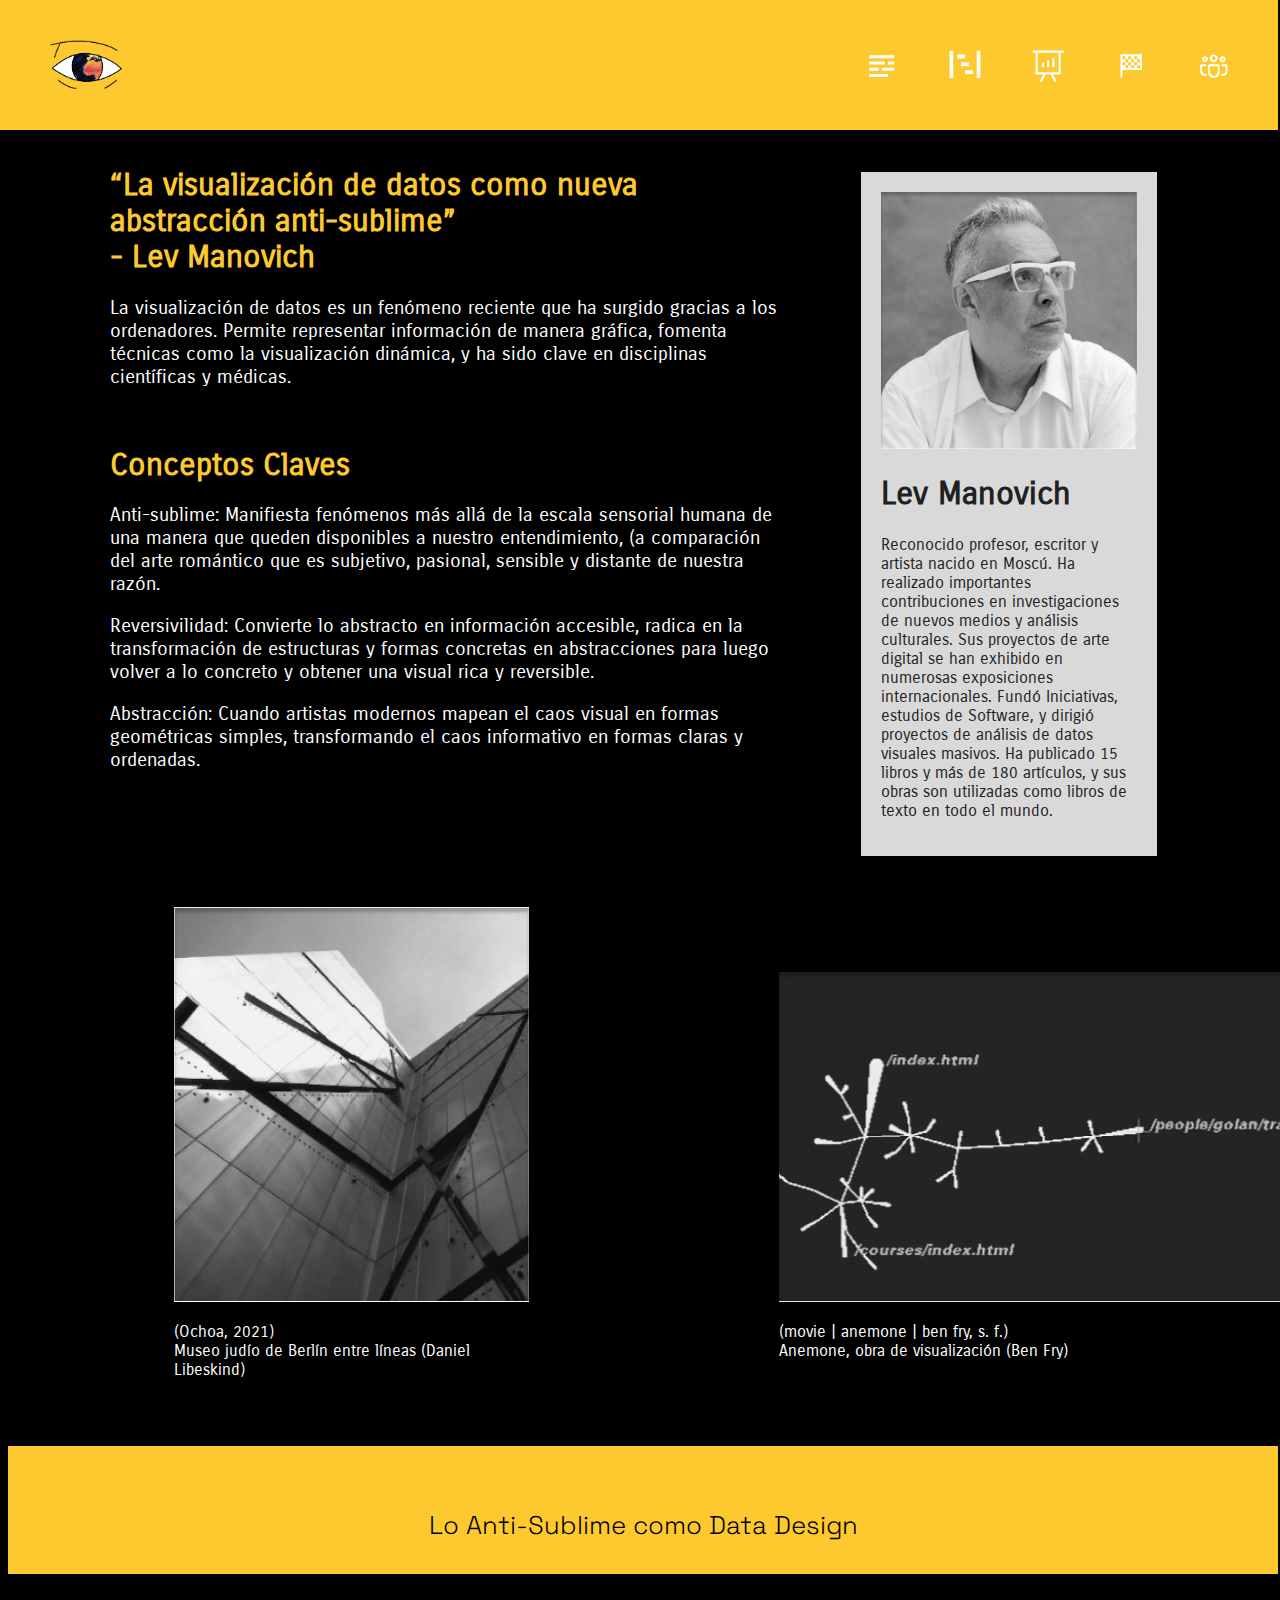
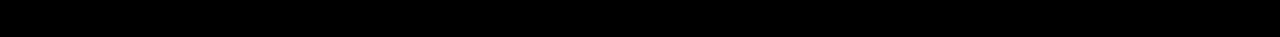
<file: pagina web/Page1/index.html>
<!DOCTYPE html>
<html>
<head>
	<meta charset="utf-8">
	<meta name="viewport" content="width=device-width, initial-scale=1">
	<title>	PLANTILLA </title>
	<!-- CAMBIAR TITULO PARA LAS SGTES PAGS-->
	<link rel="stylesheet" type="text/css" href="style.css">
	<!--- copiar este style ya q tiene las bases del header y footer-->
</head>
<body>

	<header>
		
		<div class="logo">
			
			<a href="#"><img src="img/iconoojo.png" id="ojo"></a>
			<!--- linkear a page0--->

		</div>

		<div class="iconos">
			<div>
				
				<a href="#"><img src="img/icono1.svg" id="fotos"></a>
				
			</div>

			<div>
				
				<a href="#"><img src="img/icono2.svg" id="fotos"></a>

			</div>

			<div>
				
				<a href="#"><img src="img/icono3.svg" id="fotos"></a>

			</div>

			<div>
				
				<a href="#"><img src="img/icono4.svg" id="fotos"></a>

			</div>

			<div>
				
				<a href="#"><img src="img/icono5.svg" id="fotos"></a>

			</div>

			<!---linkear a las otras pags-->


		</div>

	</header>

	<main>

 <div id="cajas">	

   <div id="caja1">
      <div class="texto">
   
      <h1> “La visualización de datos como nueva abstracción anti-sublime” <br> - Lev Manovich </h1>

      <p>La visualización de datos es un fenómeno reciente que ha surgido gracias a los ordenadores. Permite representar información de manera gráfica, fomenta técnicas como la visualización dinámica, y ha sido clave en disciplinas científicas y médicas.</p>
     
      <br>   

      <h1> Conceptos Claves </h1>

      <p> Anti-sublime: Manifiesta fenómenos más allá de la escala sensorial humana de una manera que queden disponibles a nuestro entendimiento, (a comparación del arte romántico que es subjetivo, pasional, sensible y distante de nuestra razón.
      </p>

      <p> Reversivilidad: Convierte lo abstracto en información accesible, radica en la transformación de estructuras y formas concretas en abstracciones para luego volver a lo concreto y obtener una visual rica y reversible.
      </p>

      <p> Abstracción: Cuando artistas modernos mapean el caos visual en formas geométricas simples, transformando el caos informativo en formas claras y ordenadas.
      </p>
    </div>
  </div>


  <div id="autor">

   <div id="linea">

     <img src="img/imagen.jpg" id="foto">
      
      <div class ="texto3">
        <h1> Lev Manovich </h1>

        <p> Reconocido profesor, escritor y artista nacido en Moscú. Ha realizado importantes contribuciones en investigaciones de nuevos medios y análisis culturales. Sus proyectos de arte digital se han exhibido en numerosas exposiciones internacionales. Fundó Iniciativas, estudios de Software, y dirigió proyectos de análisis de datos visuales masivos. Ha publicado 15 libros y más de 180 artículos, y sus obras son utilizadas como libros de texto en todo el mundo.</p>
      </div>
    
    </div>
  </div>
</div>




  <div id="caja2">
    
    <div id="foto2">
      <img src="img/foto2.jpeg">
        <p> (Ochoa, 2021) <br> Museo judío de Berlín entre líneas (Daniel Libeskind) </p>
    </div>

    <div id="foto3">
      <img src="img/foto3.jpg">
        <p> (movie | anemone | ben fry, s. f.) <br> Anemone, obra de visualización (Ben Fry) </p>
    </div>
  
  </div>



  





	</main>









	<footer>
		
		<h1 id="foot">Lo Anti-Sublime como Data Design</h1>


	</footer>


</body>
</html>
</file>
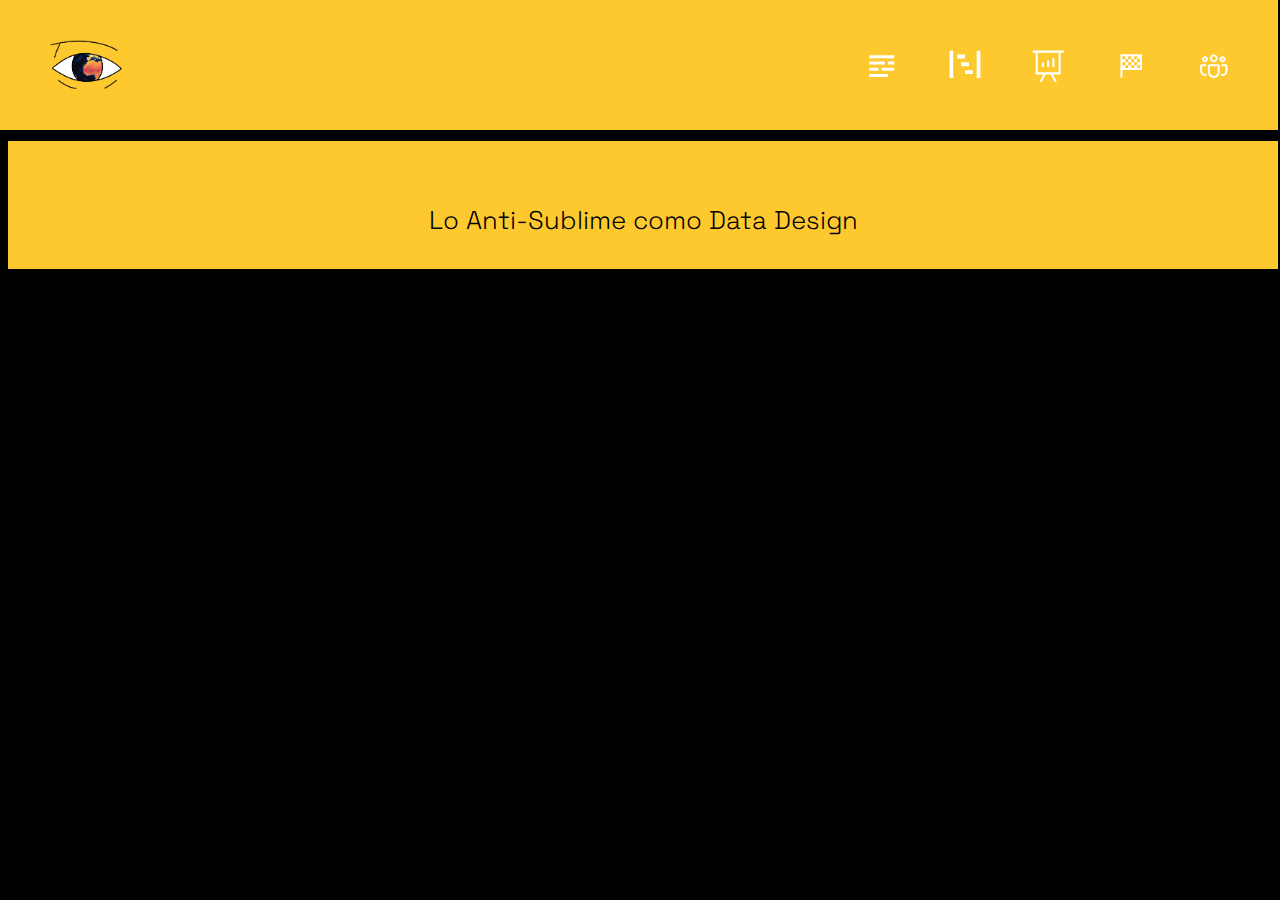
<file: pagina web/Page2/index.html>
<!DOCTYPE html>
<html>
<head>
	<meta charset="utf-8">
	<meta name="viewport" content="width=device-width, initial-scale=1">
	<title>	PLANTILLA </title>
	<!-- CAMBIAR TITULO PARA LAS SGTES PAGS-->
	<link rel="stylesheet" type="text/css" href="style.css">
	<!--- copiar este style ya q tiene las bases del header y footer-->
</head>
<body>

	<header>
		
		<div class="logo">
			
			<a href="#"><img src="img/iconoojo.png" id="ojo"></a>
			<!--- linkear a page0--->

		</div>

		<div class="iconos">
			<div>
				
				<a href="#"><img src="img/icono1.svg" id="fotos"></a>
				
			</div>

			<div>
				
				<a href="#"><img src="img/icono2.svg" id="fotos"></a>

			</div>

			<div>
				
				<a href="#"><img src="img/icono3.svg" id="fotos"></a>

			</div>

			<div>
				
				<a href="#"><img src="img/icono4.svg" id="fotos"></a>

			</div>

			<div>
				
				<a href="#"><img src="img/icono5.svg" id="fotos"></a>

			</div>

			<!---linkear a las otras pags-->


		</div>

	</header>

	<main>
		
		<!--anotar loqseaaa-->

	</main>

	<footer>
		
		<h1 id="foot">Lo Anti-Sublime como Data Design</h1>


	</footer>


</body>
</html>
</file>
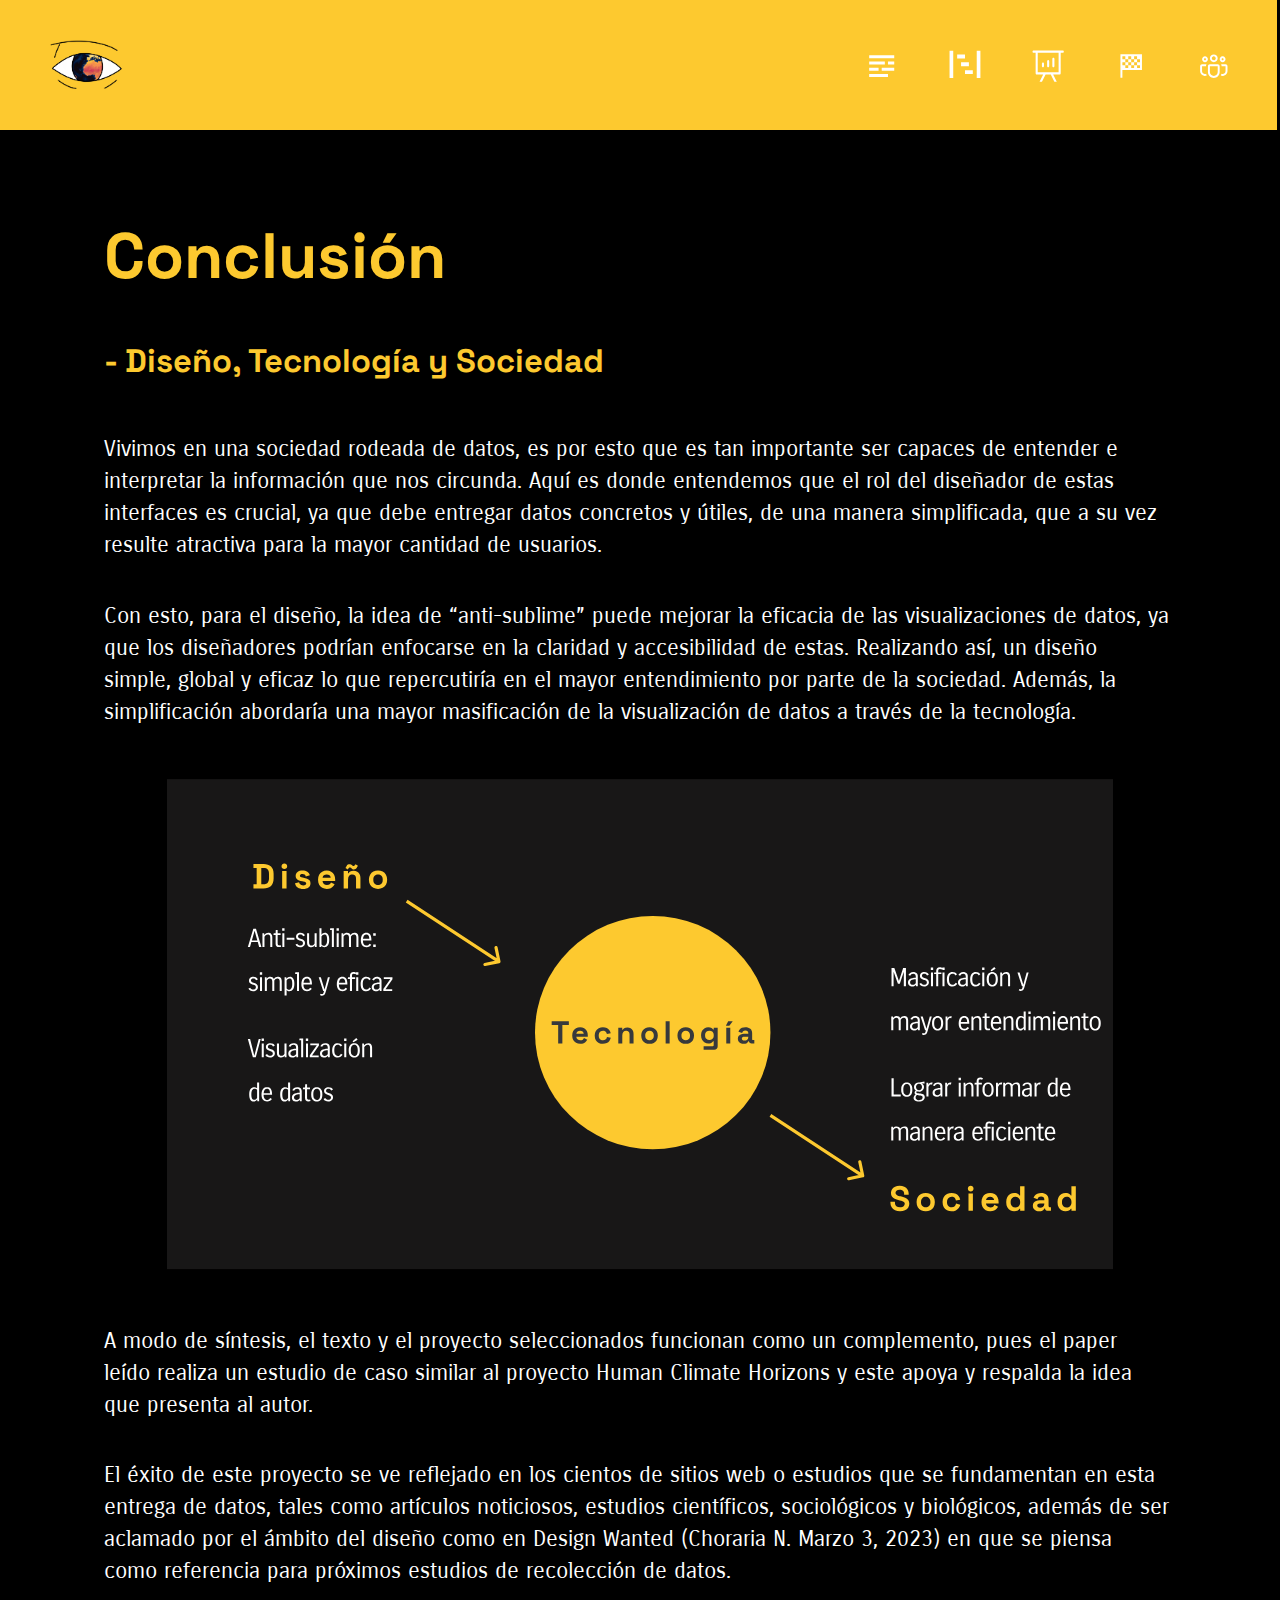
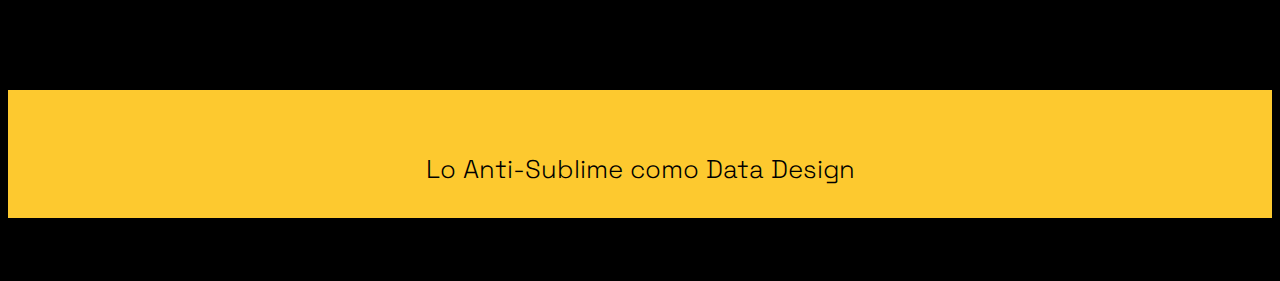
<file: pagina web/Page4/index.html>
<!DOCTYPE html>
<html>
<head>
	<meta charset="utf-8">
	<meta name="viewport" content="width=device-width, initial-scale=1">
	<title>	PLANTILLA </title>
	<!-- CAMBIAR TITULO PARA LAS SGTES PAGS-->
	<link rel="stylesheet" type="text/css" href="style.css">
	<!--- copiar este style ya q tiene las bases del header y footer-->
</head>
<body>

	<header>
		
		<div class="logo">
			
			<a href="#"><img src="img/iconoojo.png" id="ojo"></a>
			<!--- linkear a page0--->

		</div>

		<div class="iconos">
			<div>
				
				<a href="#"><img src="img/icono1.svg" id="fotos"></a>
				
			</div>

			<div>
				
				<a href="#"><img src="img/icono2.svg" id="fotos"></a>

			</div>

			<div>
				
				<a href="#"><img src="img/icono3.svg" id="fotos"></a>

			</div>

			<div>
				
				<a href="#"><img src="img/icono4.svg" id="fotos"></a>

			</div>

			<div>
				
				<a href="#"><img src="img/icono5.svg" id="fotos"></a>

			</div>

			<!---linkear a las otras pags-->


		</div>

	</header>

	<main>

		<div id="titulos">
			<h1>Conclusión</h1>
			<h2>- Diseño, Tecnología y Sociedad</h2>
		</div>

		<div id="texto">
			<p>Vivimos en una sociedad rodeada de datos, es por esto que es tan importante ser capaces de entender e interpretar la información que nos circunda. Aquí es donde entendemos que el rol del diseñador de estas interfaces es crucial, ya que debe entregar datos concretos y útiles, de una manera simplificada, que a su vez resulte atractiva para la mayor cantidad de usuarios.</p>

			<p id="aver"> Con esto, para el diseño, la idea de “anti-sublime” puede mejorar la eficacia de las visualizaciones de datos, ya que los diseñadores podrían enfocarse en la claridad y accesibilidad de estas. Realizando así, un diseño simple, global y eficaz lo que repercutiría en el mayor entendimiento por parte de la sociedad. Además, la simplificación abordaría una mayor masificación de la visualización de datos a través de la tecnología.</p>
		</div>
		
			<div id="fotojuju">
				<img src="img/esquema.svg" alt="esquema">
			 </div>

		<div id="texto2">
			<p> A modo de síntesis, el texto y el proyecto seleccionados funcionan como un complemento, pues el paper leído realiza un estudio de caso similar al proyecto Human Climate Horizons y este apoya y respalda la idea que presenta al autor.</p>
			<p id="aver"> El éxito de este proyecto se ve reflejado en los cientos de sitios web o estudios que se fundamentan en esta entrega de datos, tales como artículos noticiosos, estudios científicos, sociológicos y biológicos, además de ser aclamado por el ámbito del diseño como en Design Wanted (Choraria N. Marzo 3, 2023) en que se piensa como referencia para próximos estudios de recolección de datos.
			</p>
		</div>



	</main>

	<footer>
		
		<h1 id="foot">Lo Anti-Sublime como Data Design</h1>


	</footer>


</body>
</html>
</file>
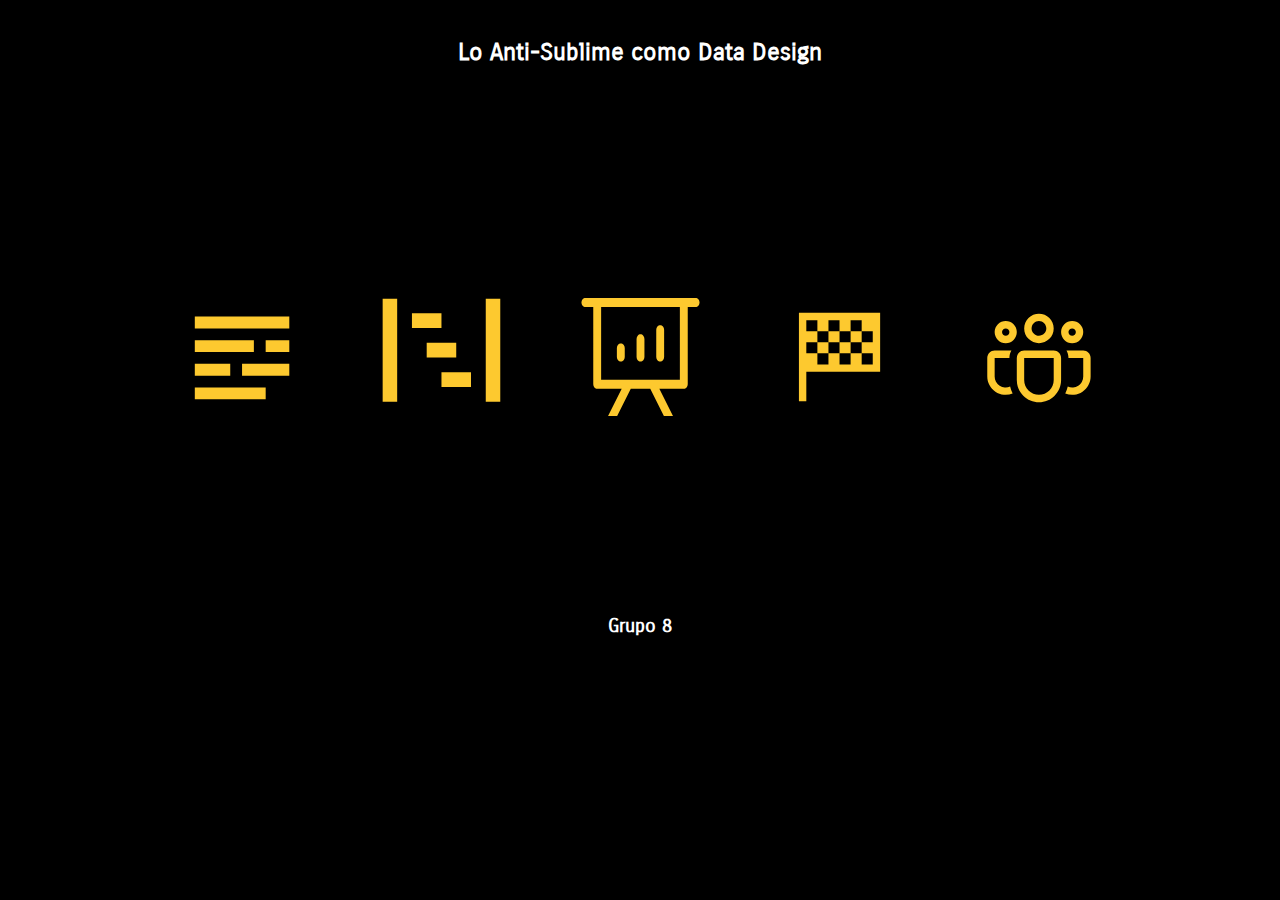
<file: Page0/Page0.html>
<!DOCTYPE html>
<html>
<head>
	<meta charset="utf-8">
	<meta name="viewport" content="width=device-width, initial-scale=1">
	<title>MENU</title>
	<link rel="stylesheet" type="text/css" href="style.css">
</head>

<body>

   <header>

   	<div id="titulo">
	 <h2> Lo Anti-Sublime como Data Design </h2>
	  </div>
   </header>


<main>
  <div id="iconos">	

   <div id="icono1">
     <a href="../Page1/page1.html"><img src="img/paper.svg"></a>
      </div>
   
   <div id="icono2">
   	 <a href="../Page2/page2.html"><img src="img/proyecto.svg"></a>
   	   </div>

   <div id="icono3">
   	 <a href="../Page3/page3.html"><img src="img/analisis.svg"></a>
      </div>
 
   <div id="icono4">
   	 <a href="../Page4/page4.html"><img src="img/conclusion.svg"></a>
      </div>

   <div id="icono5">
   	 <a href="../Page5/page5.html"><img src="img/equipo.svg"></a>
      </div>

   <div>
</main>

<footer>

  <div id="grupo">
   <h3> Grupo 8 </h3>
    </div>

</footer>


</body>

</html>
</file>
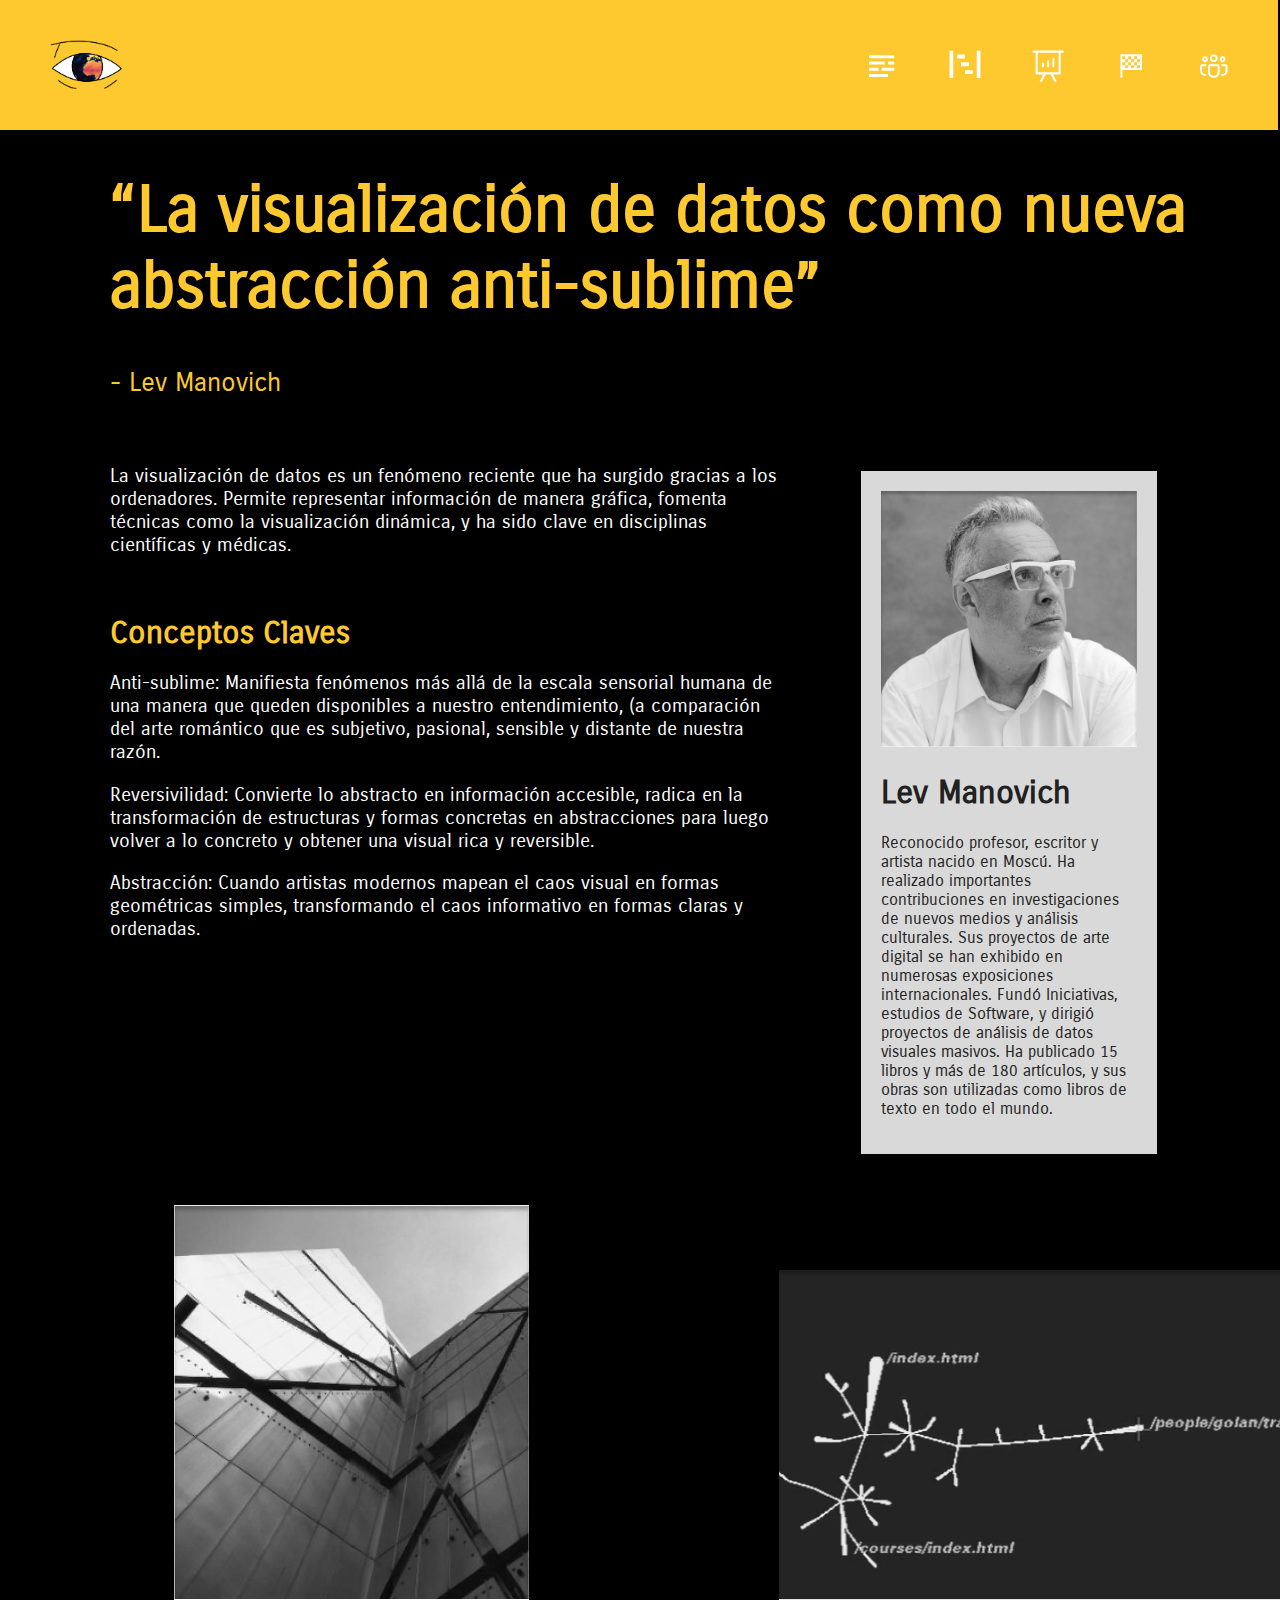
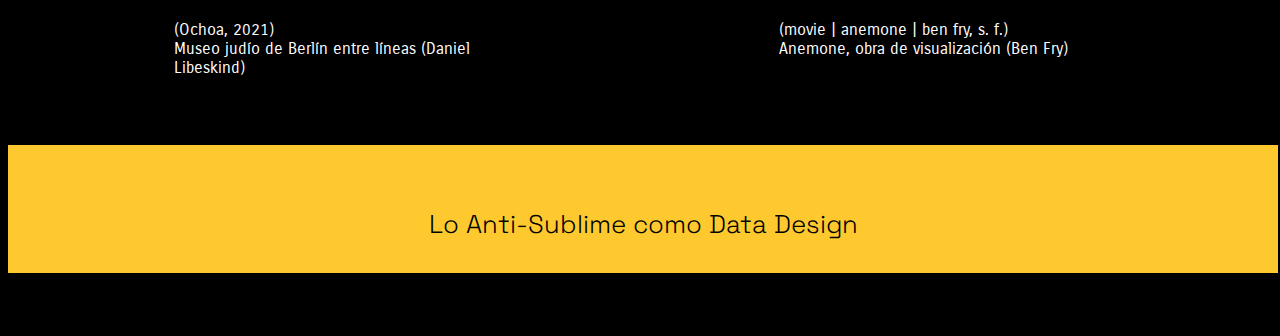
<file: Page1/page1.html>
<!DOCTYPE html>
<html>
<head>
	<meta charset="utf-8">
	<meta name="viewport" content="width=device-width, initial-scale=1">
	<title>	TEXTO </title>
	<!-- CAMBIAR TITULO PARA LAS SGTES PAGS-->
	<link rel="stylesheet" type="text/css" href="style.css">
	<!--- copiar este style ya q tiene las bases del header y footer-->
</head>
<body>

	<header>
		
		<div class="logo">
			
			<a href="../Page0/page0.html"><img src="img/iconoojo.png" id="ojo"></a>
			<!--- linkear a page0--->

		</div>

		<div class="iconos">
			<div>
				
				<a href="page1.html"><img src="img/icono1.svg" id="fotos"></a>
				
			</div>

			<div>
				
				<a href="../Page2/page2.html"><img src="img/icono2.svg" id="fotos"></a>

			</div>

			<div>
				
				<a href="../Page3/page3.html"><img src="img/icono3.svg" id="fotos"></a>

			</div>

			<div>
				
				<a href="../Page4/page4.html"><img src="img/icono4.svg" id="fotos"></a>

			</div>

			<div>
				
				<a href="../Page5/page5.html"><img src="img/icono5.svg" id="fotos"></a>

			</div>

			<!---linkear a las otras pags-->


		</div>

	</header>

	<main>

 <div id="titulo">
 	 <h1> “La visualización de datos como nueva abstracción anti-sublime” </h1>
     <h2> - Lev Manovich </h2>
 </div>		

 <div id="cajas">	

   <div id="caja1">
      <div class="texto">
   
      <p>La visualización de datos es un fenómeno reciente que ha surgido gracias a los ordenadores. Permite representar información de manera gráfica, fomenta técnicas como la visualización dinámica, y ha sido clave en disciplinas científicas y médicas.</p>
     
      <br>   

      <h1> Conceptos Claves </h1>

      <p> Anti-sublime: Manifiesta fenómenos más allá de la escala sensorial humana de una manera que queden disponibles a nuestro entendimiento, (a comparación del arte romántico que es subjetivo, pasional, sensible y distante de nuestra razón.
      </p>

      <p> Reversivilidad: Convierte lo abstracto en información accesible, radica en la transformación de estructuras y formas concretas en abstracciones para luego volver a lo concreto y obtener una visual rica y reversible.
      </p>

      <p> Abstracción: Cuando artistas modernos mapean el caos visual en formas geométricas simples, transformando el caos informativo en formas claras y ordenadas.
      </p>
    </div>
  </div>


  <div id="autor">

   <div id="linea">

     <img src="img/imagen.jpg" id="foto">
      
      <div class ="texto3">
        <h1> Lev Manovich </h1>

        <p> Reconocido profesor, escritor y artista nacido en Moscú. Ha realizado importantes contribuciones en investigaciones de nuevos medios y análisis culturales. Sus proyectos de arte digital se han exhibido en numerosas exposiciones internacionales. Fundó Iniciativas, estudios de Software, y dirigió proyectos de análisis de datos visuales masivos. Ha publicado 15 libros y más de 180 artículos, y sus obras son utilizadas como libros de texto en todo el mundo.</p>
      </div>
    
    </div>
  </div>
</div>




  <div id="caja2">
    
    <div id="foto2">
      <img src="img/foto2.jpeg">
        <p> (Ochoa, 2021) <br> Museo judío de Berlín entre líneas (Daniel Libeskind) </p>
    </div>

    <div id="foto3">
      <img src="img/foto3.jpg">
        <p> (movie | anemone | ben fry, s. f.) <br> Anemone, obra de visualización (Ben Fry) </p>
    </div>
  
  </div>



  





	</main>









	<footer>
		
		<h1 id="foot">Lo Anti-Sublime como Data Design</h1>


	</footer>


</body>
</html>
</file>
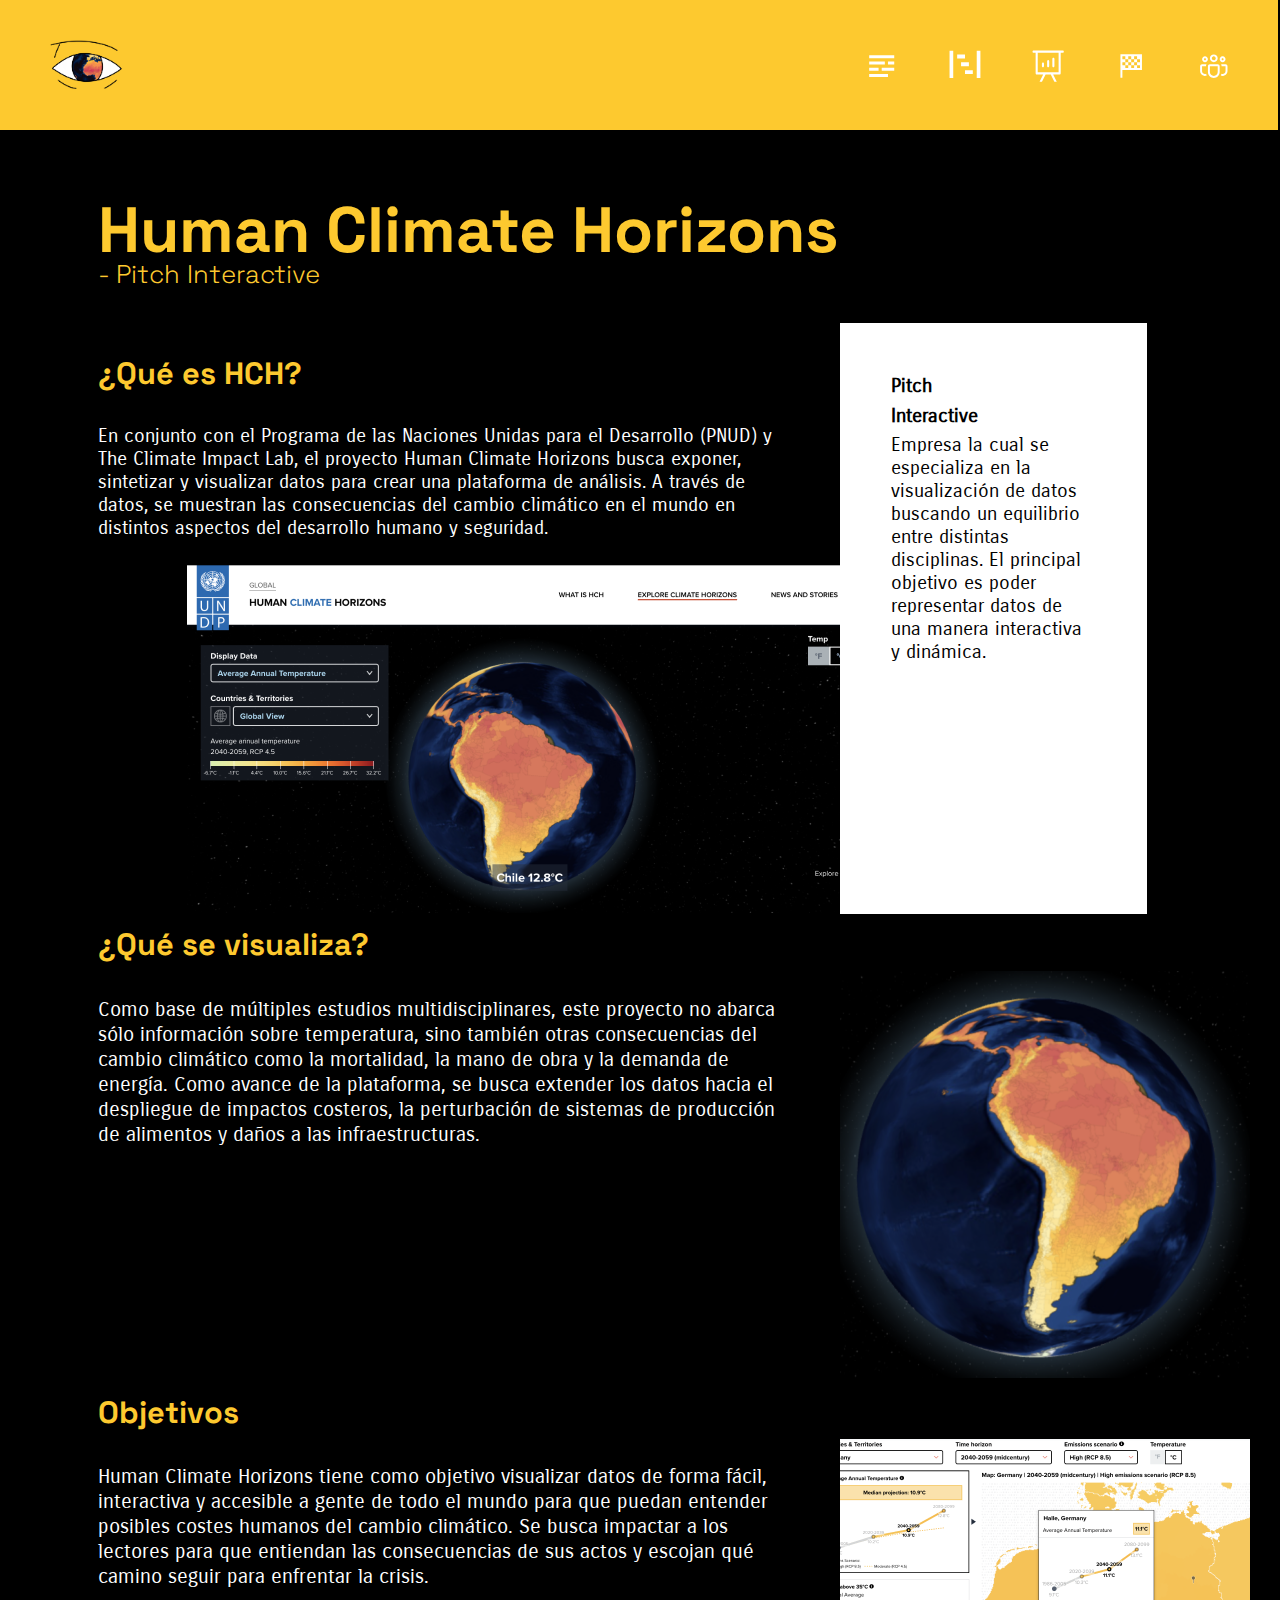
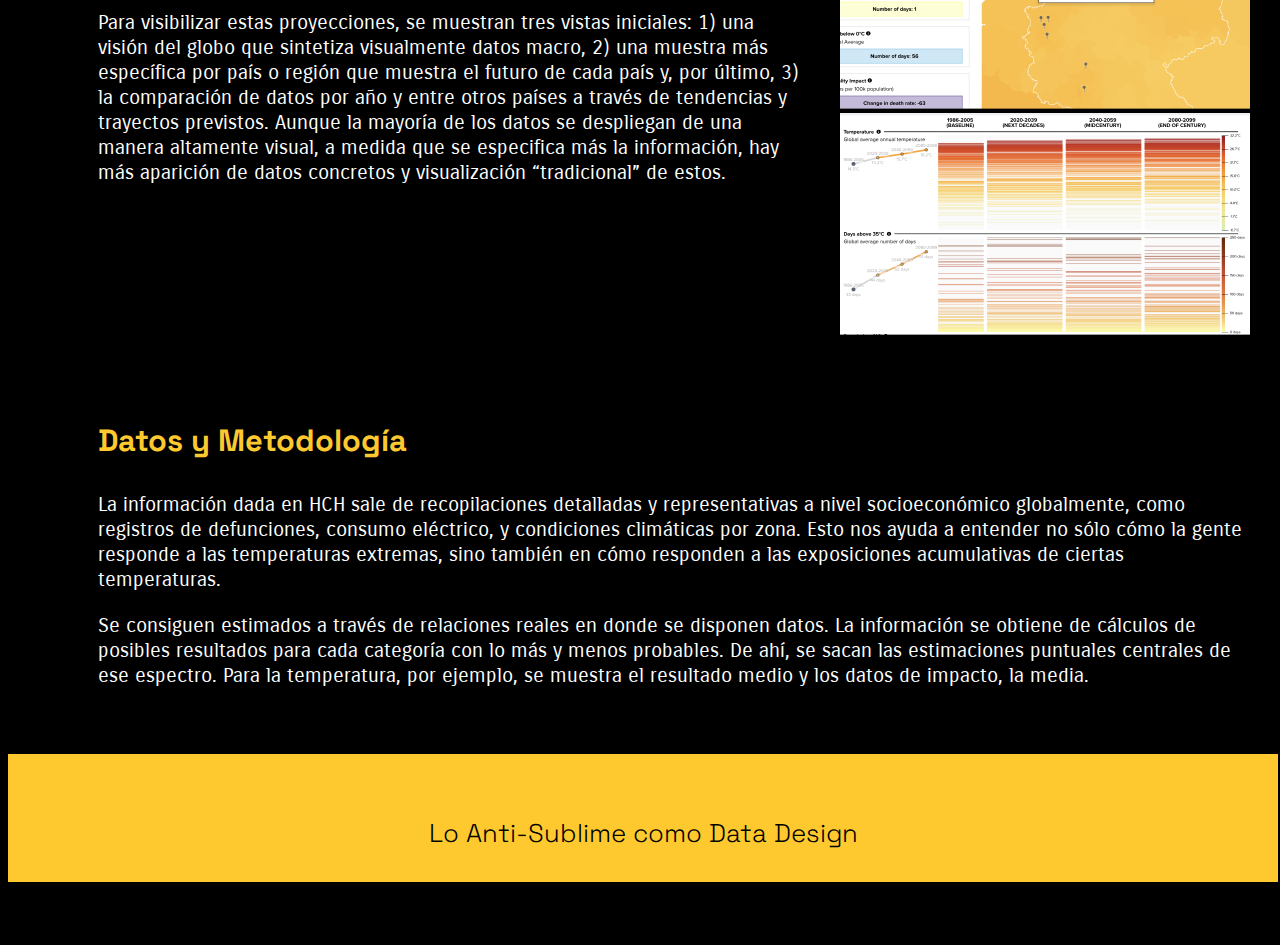
<file: Page2/page2.html>
<!DOCTYPE html>
<html>
<head>
	<meta charset="utf-8">
	<meta name="viewport" content="width=device-width, initial-scale=1">
	<title>	PROYECTO </title>
	<!-- CAMBIAR TITULO PARA LAS SGTES PAGS-->
	<link rel="stylesheet" type="text/css" href="style.css">
	<!--- copiar este style ya q tiene las bases del header y footer-->
</head>
<body>

	<header>
		
		<div class="logo">
			
			<a href="../Page0/page0.html"><img src="img/iconoojo.png" id="ojo"></a>
			<!--- linkear a page0--->

		</div>

		<div class="iconos">
			<div>
				
				<a href="../Page1/page1.html"><img src="img/icono1.svg" id="fotos"></a>
				
			</div>

			<div>
				
				<a href="page2.html"><img src="img/icono2.svg" id="fotos"></a>

			</div>

			<div>
				
				<a href="../Page3/page3.html"><img src="img/icono3.svg" id="fotos"></a>

			</div>

			<div>
				
				<a href="../Page4/page4.html"><img src="img/icono4.svg" id="fotos"></a>

			</div>

			<div>
				
				<a href="../Page5/page5.html"><img src="img/icono5.svg" id="fotos"></a>

			</div>

		</div>

	</header>

	<main>

		
		<section class="sect1">	
			<div>
				<h1>Human Climate Horizons</h1>
				<h2>- Pitch Interactive</h2>
			</div>

		</section>

		<section class="sect2">
			<div id="div1">	
				<div>
					<h3>¿Qué es HCH?</h3>

					<p>En conjunto con el Programa de las Naciones Unidas para el Desarrollo (PNUD) y The Climate Impact Lab, el proyecto Human Climate Horizons busca exponer, sintetizar y visualizar datos para crear una plataforma de análisis. A través de datos, se muestran las consecuencias del cambio climático en el mundo en distintos aspectos del desarrollo humano y seguridad.</p>					

				</div>

				<div>
					
					<img src="img/foto1.png">

				</div>

			</div>


			<div id="div2">
			
				<h4 id="alto">Pitch</h4>
				<h4 id="bajo">Interactive</h4>

				<p>Empresa la cual se especializa en la visualización de datos buscando un equilibrio entre distintas disciplinas. El principal objetivo es poder representar datos de una manera interactiva y dinámica.</p>

			</div>

		</section>

		<section class="sect5">
			<div id="div3">	
				<h3>¿Qué se visualiza?</h3>

				<p>Como base de múltiples estudios multidisciplinares, este proyecto no abarca sólo información sobre temperatura, sino también otras consecuencias del cambio climático como la mortalidad, la mano de obra y la demanda de energía. Como avance de la plataforma, se busca extender los datos hacia el despliegue de impactos costeros, la perturbación de sistemas de producción de alimentos y daños a las infraestructuras.</p>					

			</div>

			<div id="div4">
				
				<img src="img/foto2.png">

			</div>

		</section>

		<section class="sect6">
			<div id="div5">	
					<h3>Objetivos</h3>

					<p>Human Climate Horizons tiene como objetivo visualizar datos de forma fácil, interactiva y accesible a gente de todo el mundo para que puedan entender posibles costes humanos del cambio climático. Se busca impactar a los lectores para que entiendan las consecuencias de sus actos y escojan qué camino seguir para enfrentar la crisis.</p>	

					<p>Para visibilizar estas proyecciones, se muestran tres vistas iniciales: 1) una visión del globo que sintetiza visualmente datos macro, 2) una muestra más específica por país o región que muestra el futuro de cada país y, por último, 3) la comparación de datos por año y entre otros países a través de tendencias y trayectos previstos. Aunque la mayoría de los datos se despliegan de una manera altamente visual, a medida que se especifica más la información, hay más aparición de datos concretos y visualización “tradicional” de estos.</p>

			</div>

			<div id="div6">
				<div>
					
					<img src="img/foto3.png">	
								
				</div>

				<div>
					
					<img src="img/foto4.png">

				</div>

		</section>

		<section class="sect7">
			
			<div id="div7">
				
				<h3>Datos y Metodología</h3>

				<p>La información dada en HCH sale de recopilaciones detalladas y representativas a nivel socioeconómico globalmente, como registros de defunciones, consumo eléctrico, y condiciones climáticas por zona. Esto nos ayuda a entender no sólo cómo la gente responde a las temperaturas extremas, sino también en cómo responden a las exposiciones acumulativas de ciertas temperaturas.</p>	

				<p>Se consiguen estimados a través de relaciones reales en donde se disponen datos. La información se obtiene de cálculos de posibles resultados para cada categoría con lo más y menos probables. De ahí, se sacan las estimaciones puntuales centrales de ese espectro. Para la temperatura, por ejemplo, se muestra el resultado medio y los datos de impacto, la media.</p>

			</div>

		</section>


		<!--anotar loqseaaa-->

	</main>

	<footer>
		
		<h1 id="foot">Lo Anti-Sublime como Data Design</h1>


	</footer>


</body>
</html>
</file>
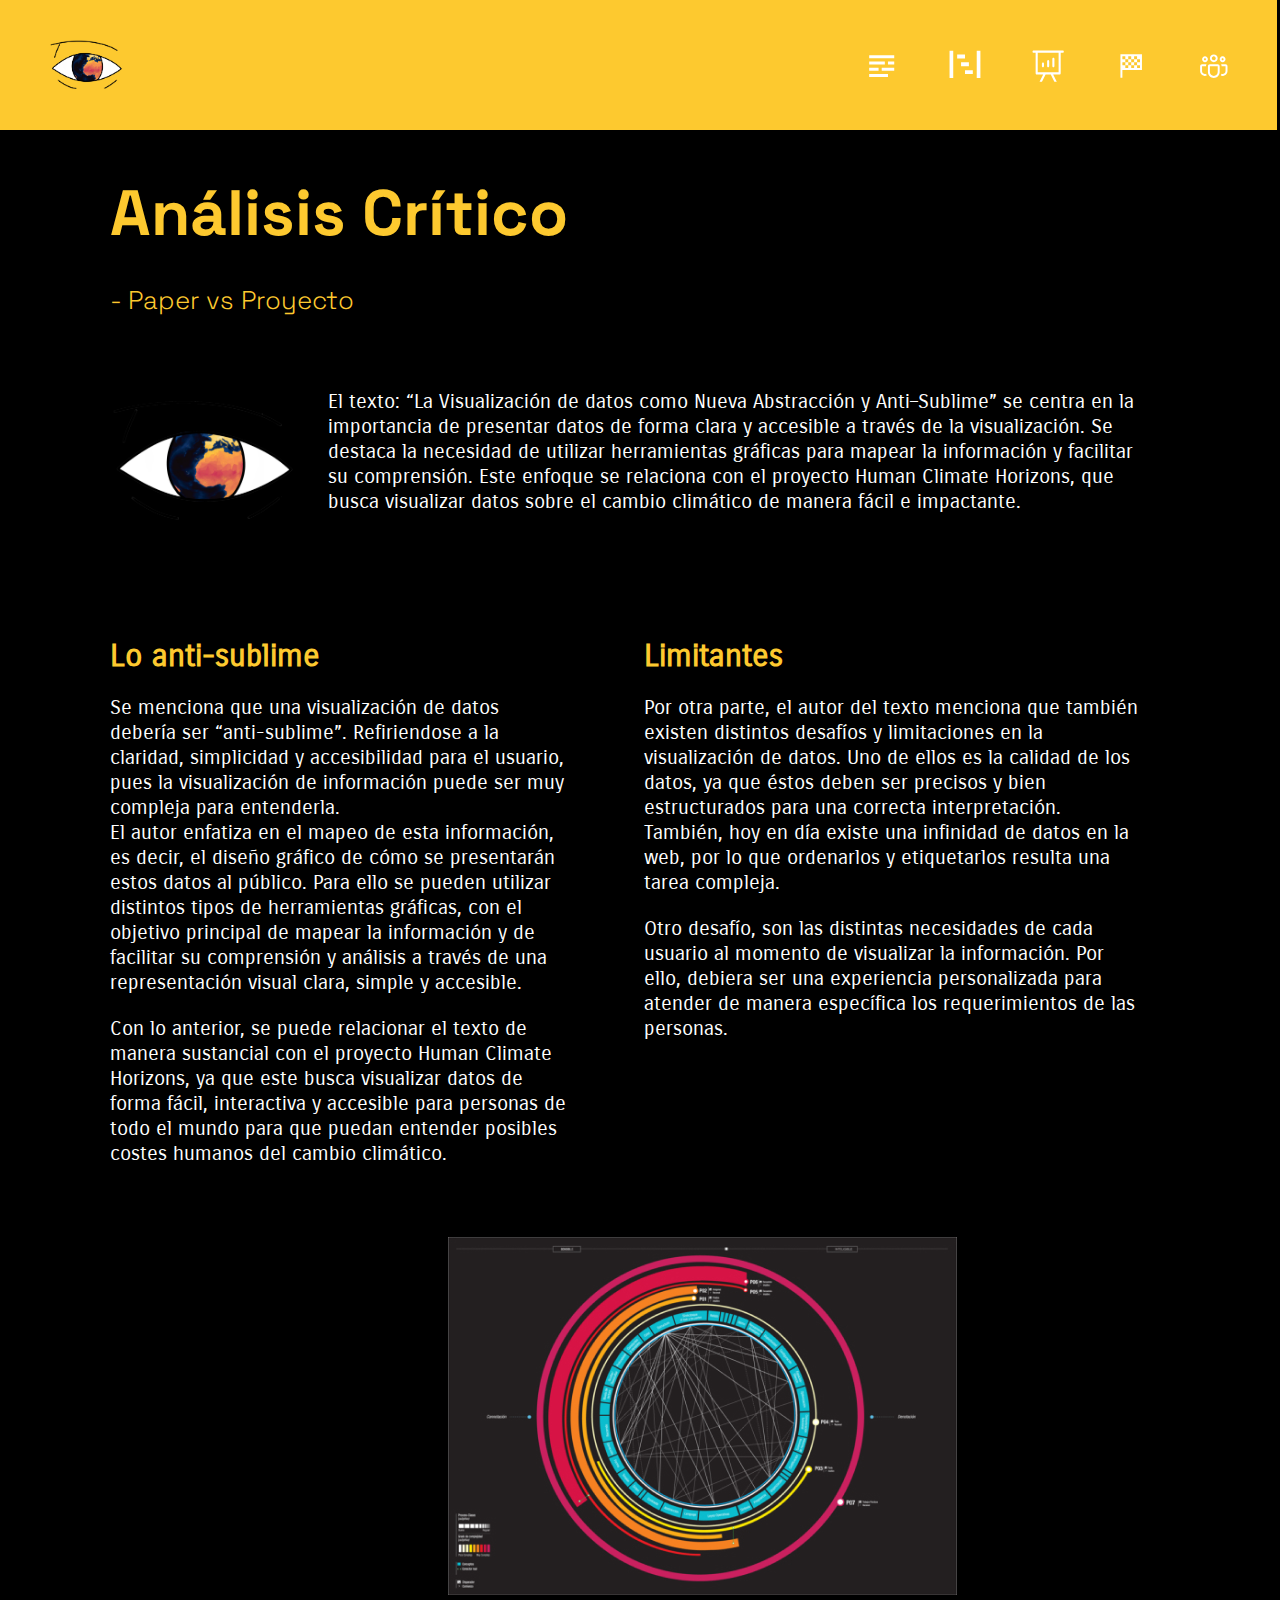
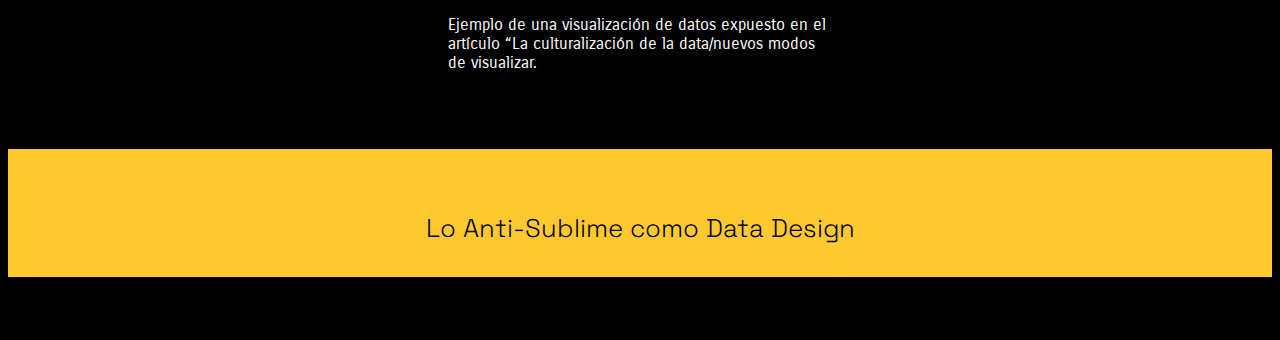
<file: Page3/page3.html>
<!DOCTYPE html>
<html>
<head>
	<meta charset="utf-8">
	<meta name="viewport" content="width=device-width, initial-scale=1">
	<title>	ANALISIS </title>
	<!-- CAMBIAR TITULO PARA LAS SGTES PAGS-->
	<link rel="stylesheet" type="text/css" href="style.css">
	<!--- copiar este style ya q tiene las bases del header y footer-->
</head>
<body>

	<header>
		
		<div class="logo">
			
			<a href="../Page0/page0.html"><img src="img/iconoojo.png" id="ojo"></a>
			<!--- linkear a page0--->

		</div>

		<div class="iconos">
			<div>
				
				<a href="../Page1/page1.html"><img src="img/icono1.svg" id="fotos"></a>
				
			</div>

			<div>
				
				<a href="../Page2/page2.html"><img src="img/icono2.svg" id="fotos"></a>

			</div>

			<div>
				
				<a href="page3.html"><img src="img/icono3.svg" id="fotos"></a>

			</div>

			<div>
				
				<a href="../Page4/page4.html"><img src="img/icono4.svg" id="fotos"></a>

			</div>

			<div>
				
				<a href="../Page5/page5.html"><img src="img/icono5.svg" id="fotos"></a>

			</div>

			<!---linkear a las otras pags-->


		</div>

	</header>

	<main>
	
	<div id="titulo">
	  <h1> Análisis Crítico </h1>
	   <h2> - Paper vs Proyecto </h2>
    </div>	



    <div class ="caja1">

       <img src="img/iconoojo.png" id="ojito">

      <p> El texto: “La Visualización de datos como Nueva Abstracción y Anti–Sublime” se centra en la importancia de presentar datos de forma clara y accesible a través de la visualización. Se destaca la necesidad de utilizar herramientas gráficas para mapear la información y facilitar su comprensión. Este enfoque se relaciona con el proyecto Human Climate Horizons, que busca visualizar datos sobre el cambio climático de manera fácil e impactante. </p>
    
    </div>


    <div class="caja2">

     <div id="texto1">
       <h1> Lo anti-sublime </h1>	
       <p> Se menciona que una visualización de datos debería ser “anti-sublime”. Refiriendose a la claridad, simplicidad y accesibilidad para el usuario, pues la visualización de información puede ser muy compleja para entenderla.
       <br>
       El autor enfatiza en el mapeo de esta información, es decir, el diseño gráfico de cómo se presentarán estos datos al público. Para ello se pueden utilizar distintos tipos de herramientas gráficas, con el objetivo principal de mapear la información y de facilitar su comprensión y análisis a través de una representación visual clara, simple y accesible.
       </p>
       <p> Con lo anterior, se puede relacionar el texto de manera sustancial con el proyecto Human Climate Horizons, ya que este busca visualizar datos de forma fácil, interactiva y accesible para personas de todo el mundo para que puedan entender posibles costes humanos del cambio climático. </p>
     </div>


     <div id="texto2">
      <h1> Limitantes </h1>  
      <p>Por otra parte, el autor del texto menciona que también existen distintos desafíos y limitaciones en la visualización de datos. Uno de ellos es la calidad de los datos, ya que éstos deben ser precisos y bien estructurados para una correcta interpretación. También, hoy en día existe una infinidad de datos en la web, por lo que ordenarlos y etiquetarlos resulta una tarea compleja. 
      </p>
      <p> Otro desafío, son las distintas necesidades de cada usuario al momento de visualizar la información. Por ello, debiera ser una experiencia personalizada para atender de manera específica los requerimientos de las personas.
      </p>
     </div>
  
    </div>
		
    <div class="caja3">

      <img src="img/foto.jpg">
      
       <p> Ejemplo de una visualización de datos expuesto en el artículo “La culturalización de la data/nuevos modos de visualizar. </p>

    </div>

	</main>

	<footer>
		
		<h1 id="foot">Lo Anti-Sublime como Data Design</h1>


	</footer>


</body>
</html>
</file>
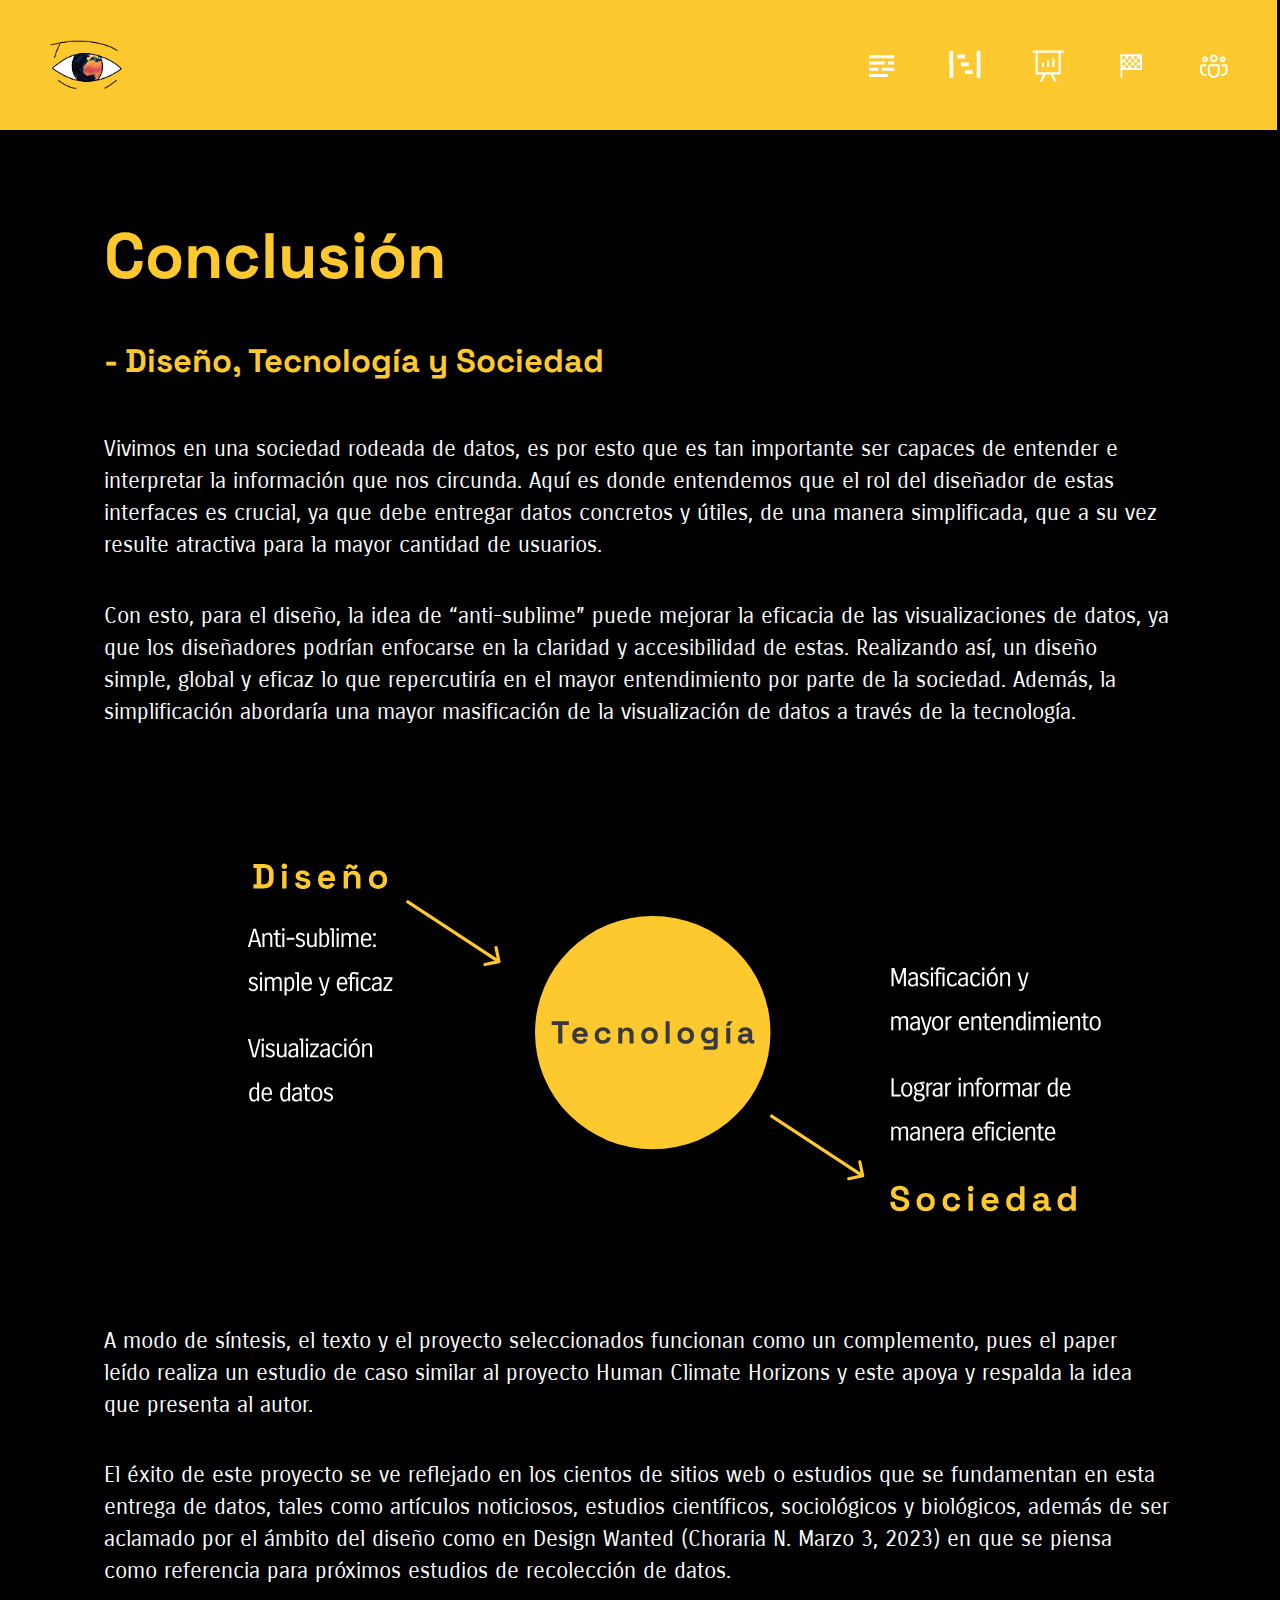
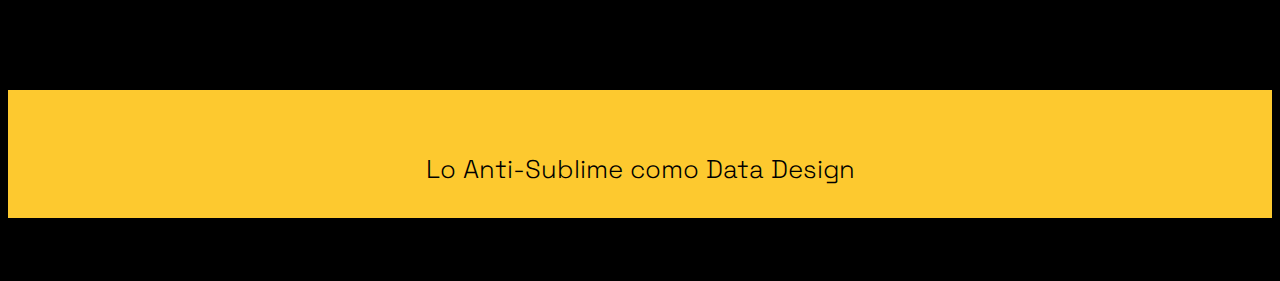
<file: Page4/page4.html>
<!DOCTYPE html>
<html>
<head>
	<meta charset="utf-8">
	<meta name="viewport" content="width=device-width, initial-scale=1">
	<title>	CONCLUSION</title>
	<!-- CAMBIAR TITULO PARA LAS SGTES PAGS-->
	<link rel="stylesheet" type="text/css" href="style.css">
	<!--- copiar este style ya q tiene las bases del header y footer-->
</head>
<body>

	<header>
		
		<div class="logo">
			
			<a href="../Page0/page0.html"><img src="img/iconoojo.png" id="ojo"></a>
			<!--- linkear a page0--->

		</div>

		<div class="iconos">
			<div>
				
				<a href="../Page1/page1.html"><img src="img/icono1.svg" id="fotos"></a>
				
			</div>

			<div>
				
				<a href="../Page2/page2.html"><img src="img/icono2.svg" id="fotos"></a>

			</div>

			<div>
				
				<a href="../Page3/page3.html"><img src="img/icono3.svg" id="fotos"></a>

			</div>

			<div>
				
				<a href="page4.html"><img src="img/icono4.svg" id="fotos"></a>

			</div>

			<div>
				
				<a href="../Page5/page5.html"><img src="img/icono5.svg" id="fotos"></a>

			</div>

			<!---linkear a las otras pags-->


		</div>

	</header>

	<main>

		<div id="titulos">
			<h1>Conclusión</h1>
			<h2>- Diseño, Tecnología y Sociedad</h2>
		</div>

		<div id="texto">
			<p>Vivimos en una sociedad rodeada de datos, es por esto que es tan importante ser capaces de entender e interpretar la información que nos circunda. Aquí es donde entendemos que el rol del diseñador de estas interfaces es crucial, ya que debe entregar datos concretos y útiles, de una manera simplificada, que a su vez resulte atractiva para la mayor cantidad de usuarios.</p>

			<p id="aver"> Con esto, para el diseño, la idea de “anti-sublime” puede mejorar la eficacia de las visualizaciones de datos, ya que los diseñadores podrían enfocarse en la claridad y accesibilidad de estas. Realizando así, un diseño simple, global y eficaz lo que repercutiría en el mayor entendimiento por parte de la sociedad. Además, la simplificación abordaría una mayor masificación de la visualización de datos a través de la tecnología.</p>
		</div>
		
			<div id="fotojuju">
				<img src="img/esquema.svg" alt="esquema">
			 </div>

		<div id="texto2">
			<p> A modo de síntesis, el texto y el proyecto seleccionados funcionan como un complemento, pues el paper leído realiza un estudio de caso similar al proyecto Human Climate Horizons y este apoya y respalda la idea que presenta al autor.</p>
			<p id="aver"> El éxito de este proyecto se ve reflejado en los cientos de sitios web o estudios que se fundamentan en esta entrega de datos, tales como artículos noticiosos, estudios científicos, sociológicos y biológicos, además de ser aclamado por el ámbito del diseño como en Design Wanted (Choraria N. Marzo 3, 2023) en que se piensa como referencia para próximos estudios de recolección de datos.
			</p>
		</div>

	</main>

	<footer>
		
		<h1 id="foot">Lo Anti-Sublime como Data Design</h1>


	</footer>


</body>
</html>
</file>
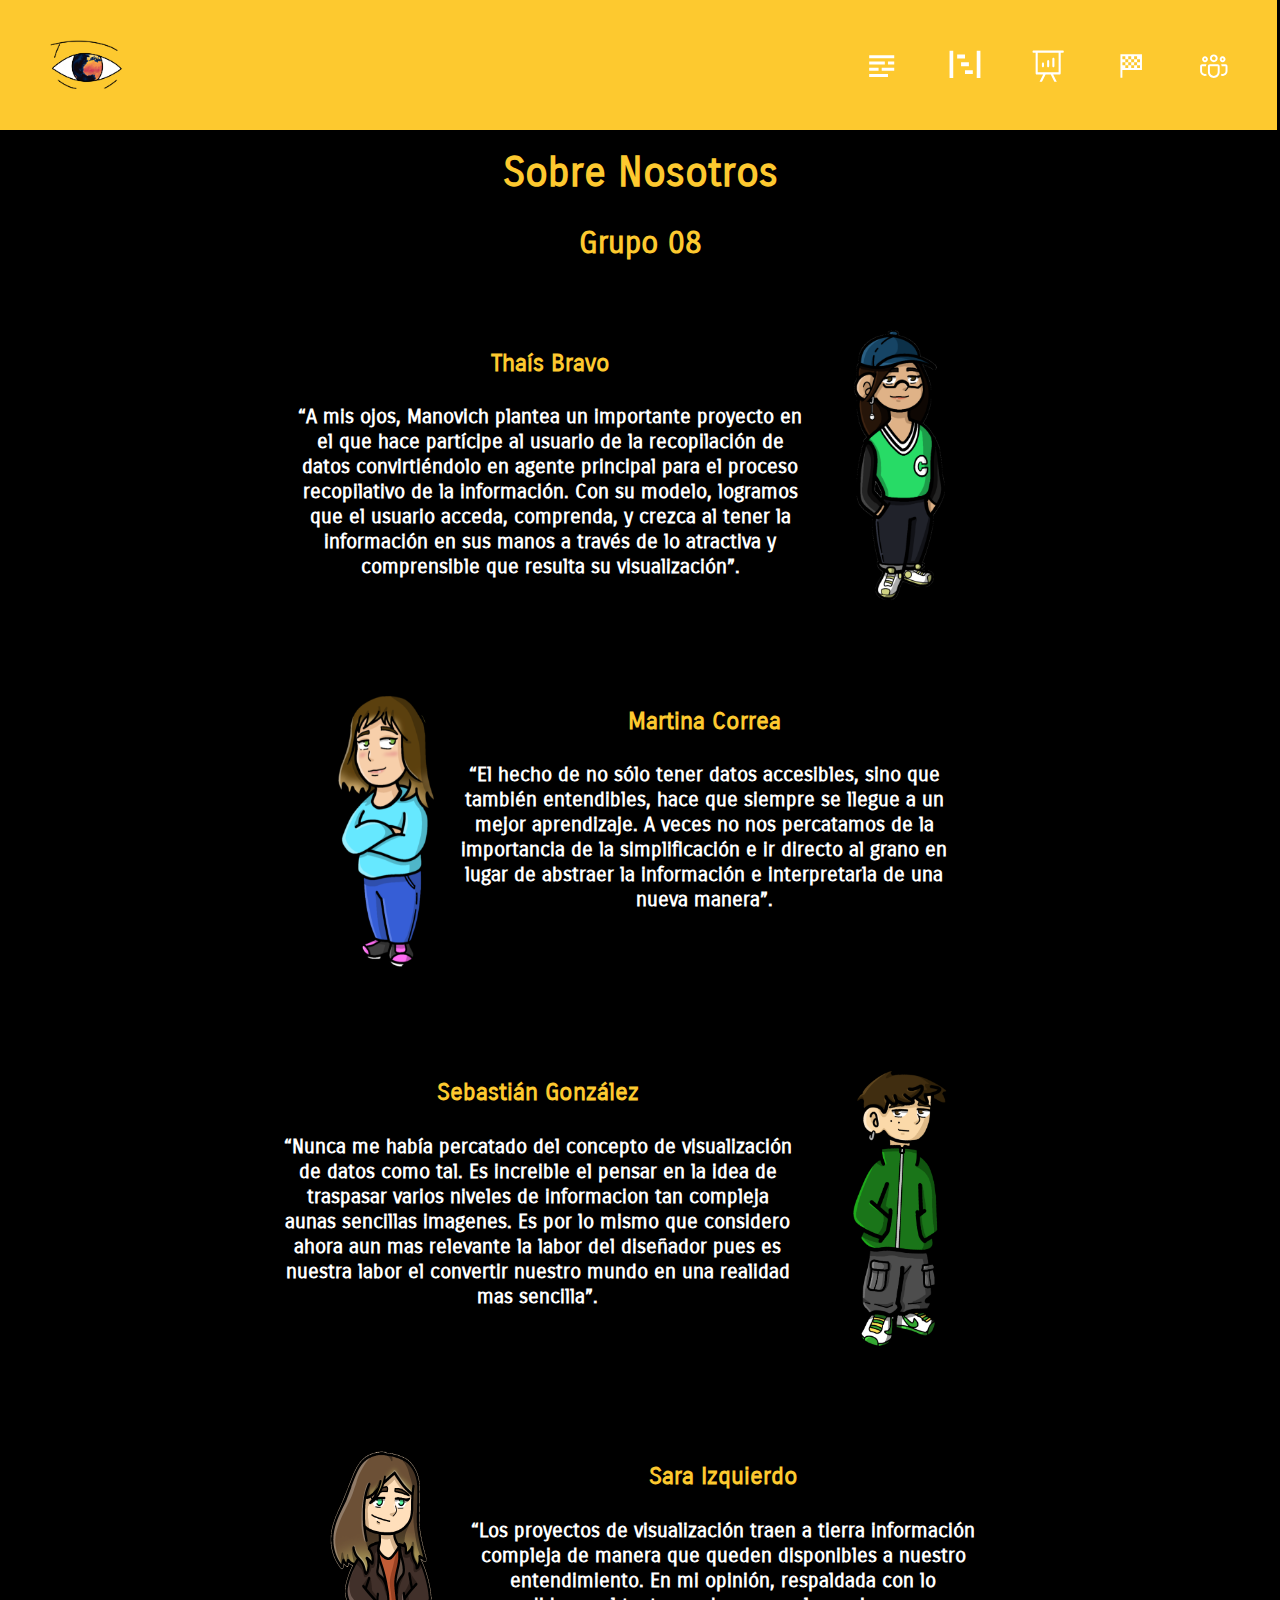
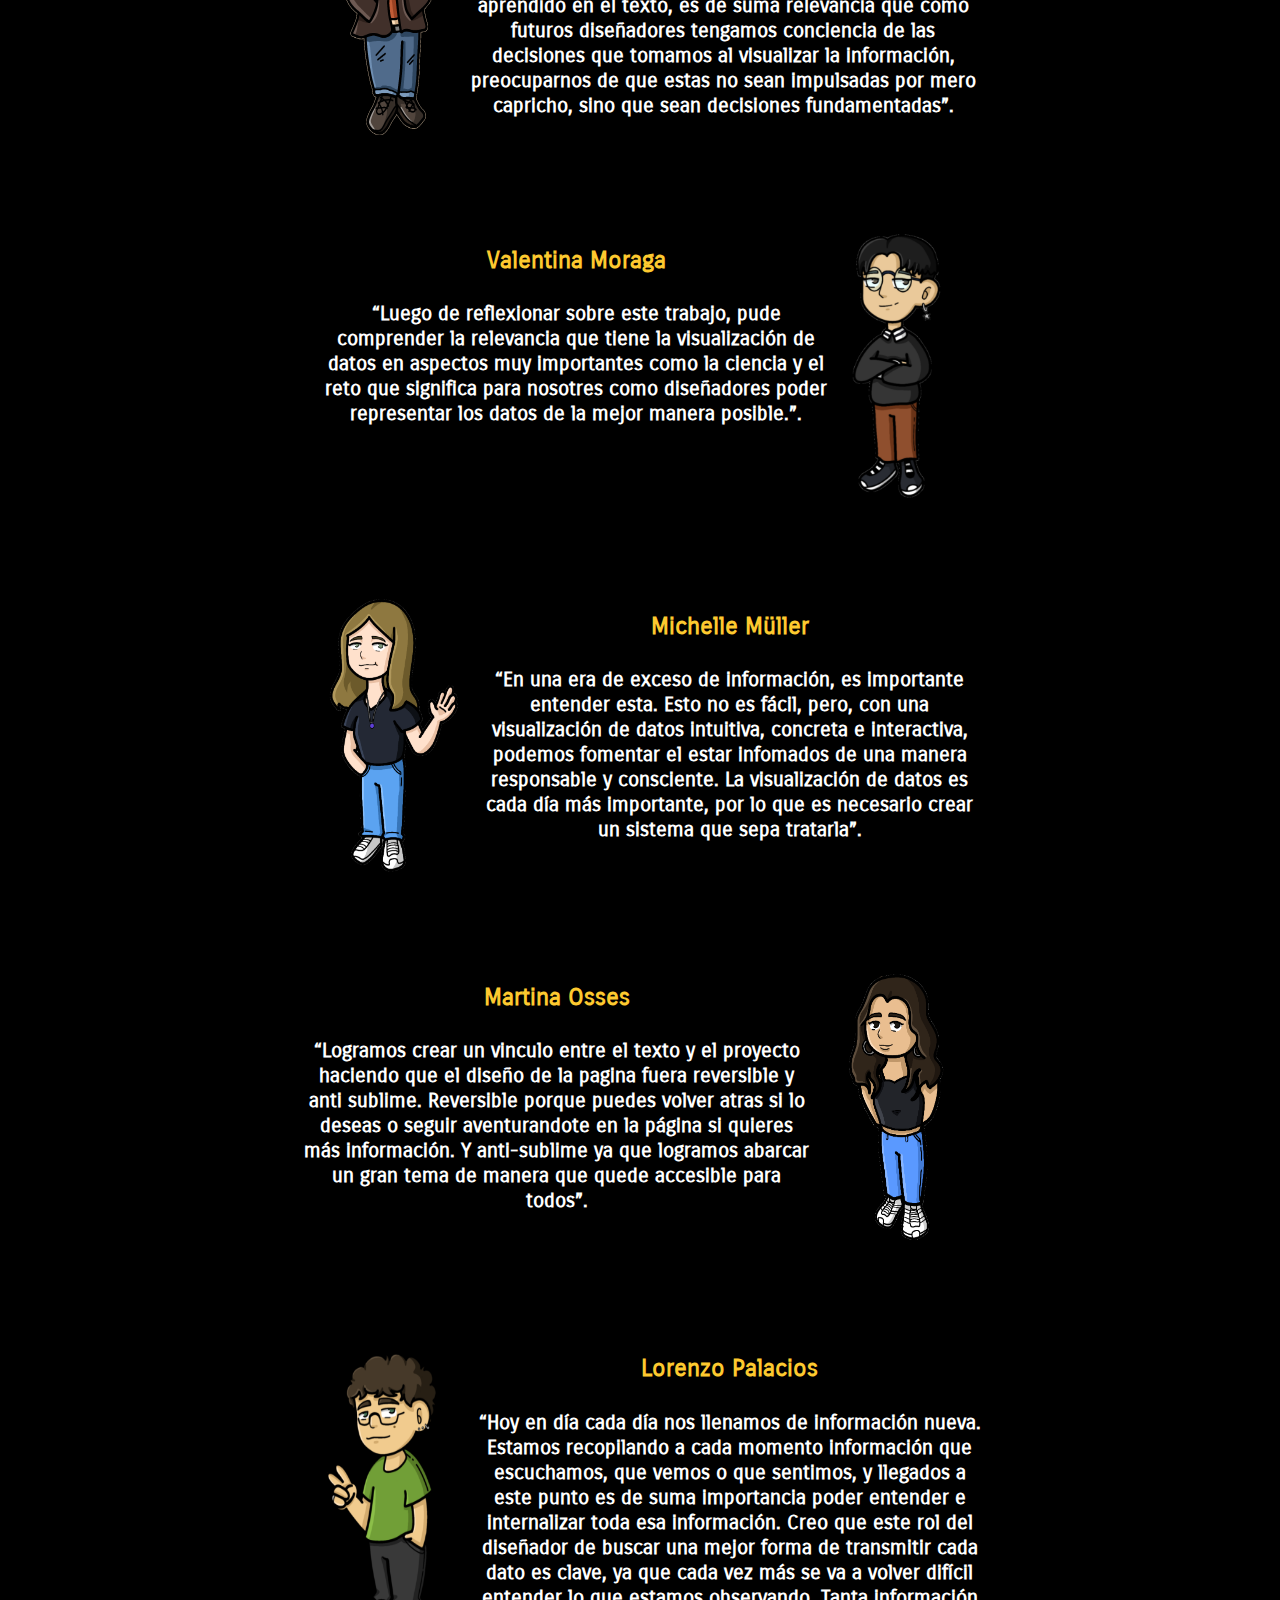
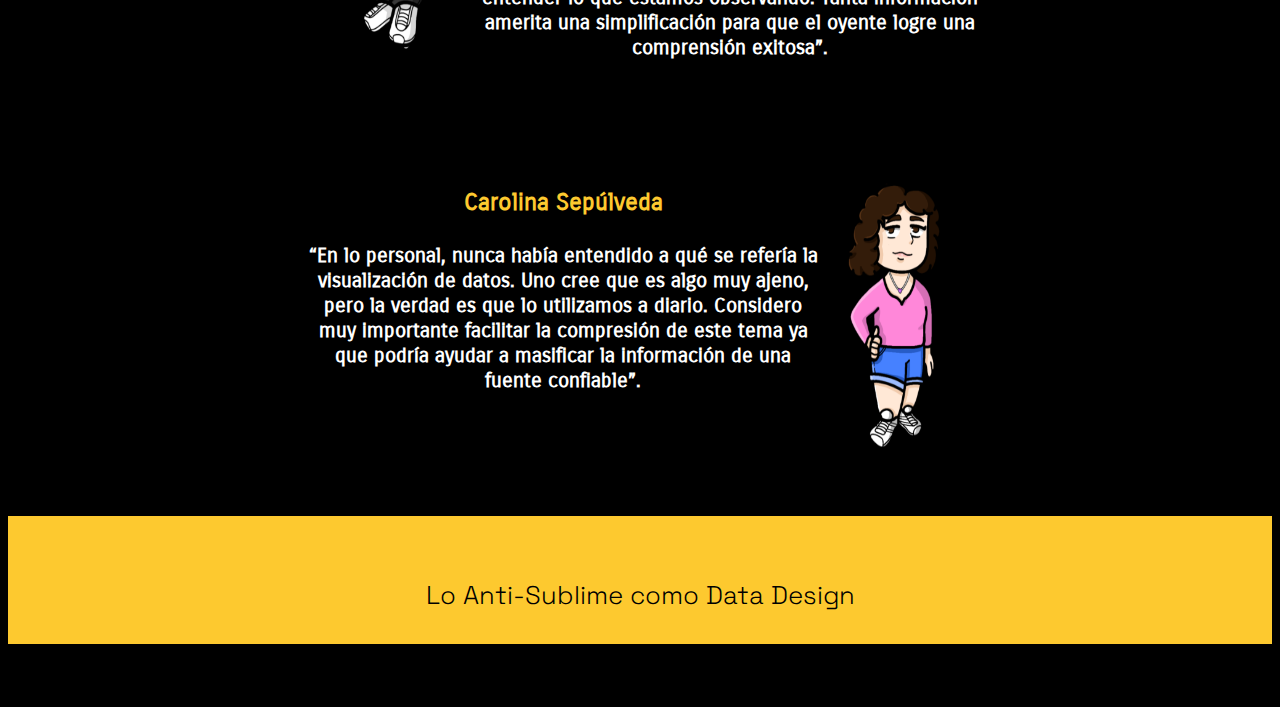
<file: Page5/page5.html>
<!DOCTYPE html>
<html>
<head>
	<meta charset="utf-8">
	<meta name="viewport" content="width=device-width, initial-scale=1">
	<title>	RELFEXIONES </title>
	<!-- CAMBIAR TITULO PARA LAS SGTES PAGS-->
	<link rel="stylesheet" type="text/css" href="style.css">
	<!--- copiar este style ya q tiene las bases del header y footer-->
</head>
<body>

	<header>
		
		<div class="logo">
			
			<a href="../Page0/page0.html"><img src="img/iconoojo.png" id="ojo"></a>
			<!--- linkear a page0--->

		</div>

		<div class="iconos">
			<div>
				
				<a href="../Page1/page1.html"><img src="img/icono1.svg" id="fotos"></a>
				
			</div>

			<div>
				
				<a href="../Page2/page2.html"><img src="img/icono2.svg" id="fotos"></a>

			</div>

			<div>
				
				<a href="../Page3/page3.html"><img src="img/icono3.svg" id="fotos"></a>

			</div>

			<div>
				
				<a href="../Page4/page4.html"><img src="img/icono4.svg" id="fotos"></a>

			</div>

			<div>
				
				<a href="page5.html"><img src="img/icono5.svg" id="fotos"></a>

			</div>

			<!---linkear a las otras pags-->


		</div>

	</header>

	<main>

		<div class="titulo">

		<h1>Sobre Nosotros<h1/>
		<h2>Grupo 08</h2>

	    </div>

	    <div class="p1">

	    	<div class="texto1">
	    		<h3>Thaís Bravo</h3>
	    		<h4>“A mis ojos, Manovich plantea un importante proyecto en el que hace partícipe al usuario de la recopilación de datos convirtiéndolo en agente principal para el proceso recopilativo de la información. Con su modelo, logramos que el usuario acceda, comprenda, y crezca al tener la información en sus manos a través de lo atractiva y comprensible que resulta su visualización”.</h4>
	    	</div>

	            <img src="img/thais.png" id="thais">
	        

	    </div>


	     <div class="p2">
            
            <img src="img/chiwi.png" id="chiwi">

	    	<div class="texto2">
	    		<h3>Martina Correa</h3>
	    		<h4>“El hecho de no sólo tener datos accesibles, sino que también entendibles, hace que siempre se llegue a un mejor aprendizaje. A veces no nos percatamos de la importancia de la simplificación e ir directo al grano en lugar de abstraer la información e interpretarla de una nueva manera”.</h4>
	    	</div>
	    </div>


	    <div class="p3">

	    	<div class="texto3">
	    		<h3>Sebastián González</h3>
	    		<h4>“Nunca me había percatado del concepto de visualización de datos como tal. Es increible el pensar en la idea de traspasar varios niveles de informacion tan compleja aunas sencillas imagenes. Es por lo mismo que considero ahora aun mas relevante la labor del diseñador pues es nuestra labor el convertir nuestro mundo en una realidad mas sencilla”.</h4>
	    	</div>

	        <img src="img/seba.png" id="seba">
	        

	    </div>


	    <div class="p4">
            
            <img src="img/sara.png" id="sara">

	    	<div class="texto4">
	    		<h3>Sara Izquierdo</h3>
	    		<h4>“Los proyectos de visualización traen a tierra información compleja de manera que queden disponibles a nuestro entendimiento. En mi opinión, respaldada con lo aprendido en el texto, es de suma relevancia que como futuros diseñadores tengamos conciencia de las decisiones que tomamos al visualizar la información, preocuparnos de que estas no sean impulsadas por mero capricho, sino que sean decisiones fundamentadas”.</h4>
	    	</div>
	    </div>


	     <div class="p5">

	    	<div class="texto5">
	    		<h3>Valentina Moraga</h3>
	    		<h4>“Luego de reflexionar sobre este trabajo, pude comprender la relevancia que tiene la visualización de datos en aspectos muy importantes como la ciencia y el reto que significa para nosotres como diseñadores poder representar los datos de la mejor manera posible.”.</h4>
	    	</div>

	        <img src="img/vale.png" id="vale">
	        

	    </div>


	    <div class="p6">
            
            <img src="img/michelle.png" id="michelle">

	    	<div class="texto6">
	    		<h3>Michelle Müller</h3>
	    		<h4>“En una era de exceso de información, es importante entender esta. Esto no es fácil, pero, con una visualización de datos intuitiva, concreta e interactiva, podemos fomentar el estar infomados de una manera responsable y consciente. La visualización de datos es cada día más importante, por lo que es necesario crear un sistema que sepa tratarla”.</h4>
	    	</div>

	    </div>


	     <div class="p7">

	    	<div class="texto7">
	    		<h3>Martina Osses</h3>
	    		<h4>“Logramos crear un vinculo entre el texto y el proyecto haciendo que el diseño de la pagina fuera reversible y anti sublime. Reversible porque puedes volver atras si lo deseas o seguir aventurandote en la página si quieres más información. Y anti-sublime ya que  logramos abarcar un gran tema de manera que quede accesible para todos”.</h4>
	    	</div>

	        <img src="img/marti.png" id="marti">
	        

	    </div>

	    <div class="p8">
            
            <img src="img/lorenzo.png" id="lorenzo">

	    	<div class="texto8">
	    		<h3>Lorenzo Palacios</h3>
	    		<h4>“Hoy en día cada día nos llenamos de información nueva. Estamos recopilando a cada momento información que escuchamos, que vemos o que sentimos, y llegados a este punto es de suma importancia poder entender e internalizar toda esa información. Creo que este rol del diseñador de buscar una mejor forma de transmitir cada dato es clave, ya que cada vez más se va a volver difícil entender lo que estamos observando. Tanta información amerita una simplificación para que el oyente logre una comprensión exitosa”.</h4>
	    	</div>

	    </div>

	    <div class="p9">

	    	<div class="texto9">
	    		<h3>Carolina Sepúlveda</h3>
	    		<h4>“En lo personal, nunca había entendido a qué se refería la visualización de datos. Uno cree que es algo muy ajeno, pero la verdad es que lo utilizamos a diario. Considero muy importante facilitar la compresión de este tema ya que podría ayudar a masificar la información de una fuente confiable”.</h4>
	    	</div>

	        <img src="img/caro.png" id="caro">
	        

	    </div>

	</main>

	<footer>
		
		<h1 id="foot">Lo Anti-Sublime como Data Design</h1>


	</footer>


</body>
</html>
</file>
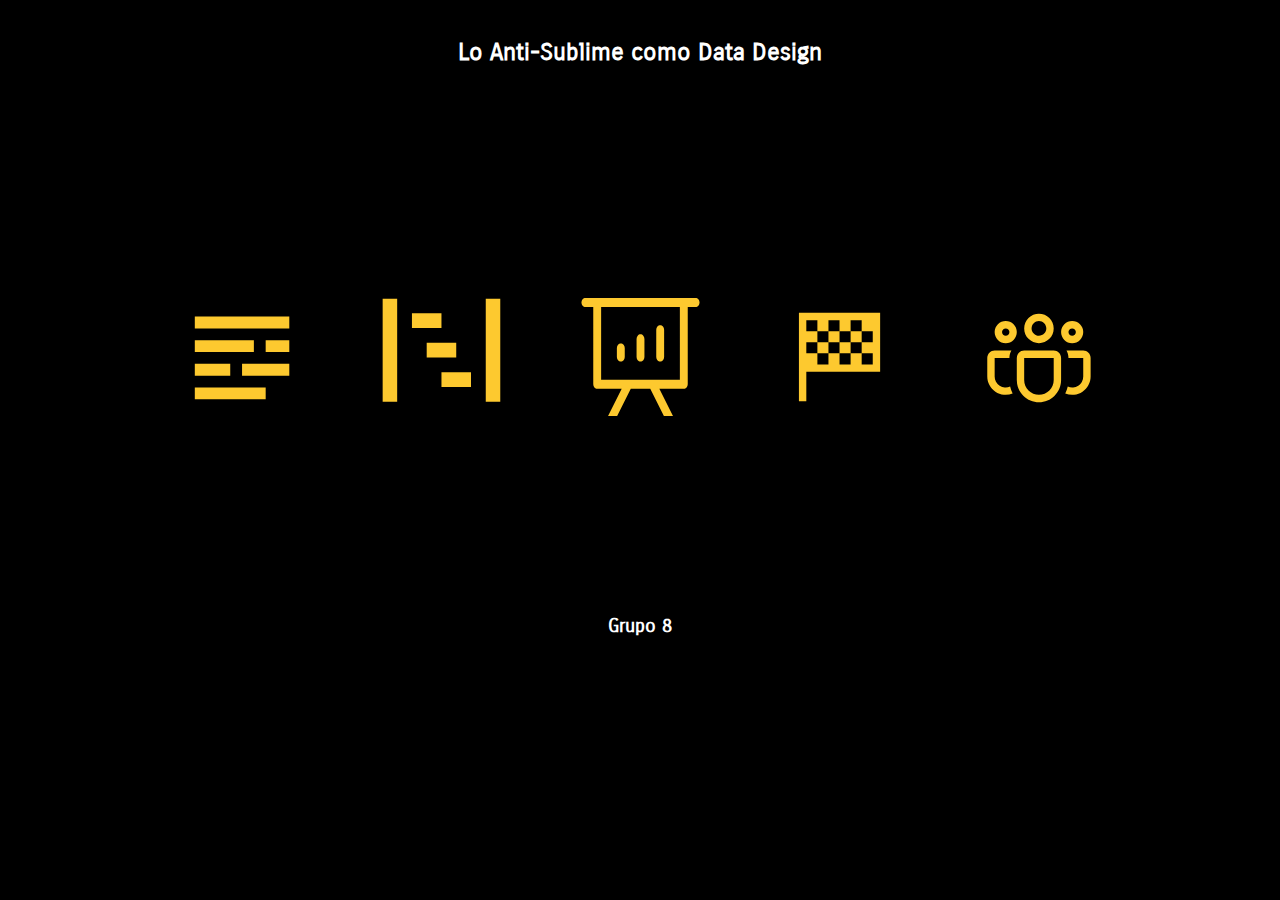
<file: pagina web/Page0/Page0.html>
<!DOCTYPE html>
<html>
<head>
	<meta charset="utf-8">
	<meta name="viewport" content="width=device-width, initial-scale=1">
	<title>Page0</title>
	<link rel="stylesheet" type="text/css" href="style.css">
</head>

<body>

   <header>

   	<div id="titulo">
	 <h2> Lo Anti-Sublime como Data Design </h2>
	  </div>
   </header>


<main>
  <div id="iconos">	

   <div id="icono1">
     <a href="../Page1/page1.html"><img src="img/paper.svg"></a>
      </div>
   
   <div id="icono2">
   	 <a href="../Page2/page2.html"><img src="img/proyecto.svg"></a>
   	   </div>

   <div id="icono3">
   	 <a href="../Page3/page3.html"><img src="img/analisis.svg"></a>
      </div>
 
   <div id="icono4">
   	 <a href="../Page4/page4.html"><img src="img/conclusion.svg"></a>
      </div>

   <div id="icono5">
   	 <a href="../Page5/page5.html"><img src="img/equipo.svg"></a>
      </div>

   <div>
</main>

<footer>

  <div id="grupo">
   <h3> Grupo 8 </h3>
    </div>

</footer>


</body>

</html>
</file>
<file: pagina web/Page1/style.css>
@import url('https://fonts.googleapis.com/css2?family=Carrois+Gothic&family=Space+Grotesk:wght@300;700&display=swap');


body {font-family: 'Carrois Gothic' ;
	  background-color: black;
}

header {
	background-color: #FDC92F;
	display: inline-flex;
	margin: -1vw;
	width: 101.5%;
	text-align: center;
	align-items: center;
	height: 15vh;
}

#ojo {
	width: 8vw;
	height: 8vw;
	margin-left: 3vw;
	margin-top: 0.8vw;
}

.iconos {
	display: inline-flex;
	margin-left: 55vw;
	justify-content: space-between;
}

#fotos {
	margin-inline: 2vw;
	margin-top: 0.8vw;
	width: 2.5vw;
}

section	{
	margin: 2vw;
	margin-top: 3vw;
	padding: 2vw;
}

section h1{
	font-family: 'Space Grotesk';
	font-size: 4vw;
	font-weight: 700;
	height: 10vw;
	color: 	#FDC92F;
	justify-content: 	center;
}

section h2{
	font-family: 'Space Grotesk';
	font-size: 2vw;
	font-weight: 300;
	height: 10vw;
	color: 	#FDC92F;
	margin-top: -15vh;
}

section h3{
	font-family: 'Space Grotesk';
	font-size: 2vw;
	font-weight: 700;
	height: 10vw;
	color: 	#FDC92F;
	margin-top: -15vh;
}



main {color: white;}

#titulo {color: #FDC92F;
         margin-left: 8vw;
         margin-top: 4vw;}

#titulo h1{
	font-size: 5vw;
	font-weight: 700;
}

#titulo h2{
	font-size: 2vw;
	font-weight: 300;
}


#cajas {display: flex;
	    float: left;
        }


#caja1 {margin-top: 2vw;
	    }

 .texto {float: left;
         margin-right: 6vw;
         margin-left: 8vw;
         }       
  .texto p{
  	font-size: 1.5vw;
  }

  .texto h1 {color: #FDC92F;
  	font-size: 2.4vw;
             }


#autor {margin-top: 4vw;
        margin-right: 9vw;
        margin-bottom: 4vw}

  #foto {width: 20vw;
         } 
   
  #linea {background-color: #D9D9D9;
          color: #222121;
          width: 20vw;
          padding: 20px;}

#caja2 {align-items: center;
	    display: table;
	    margin-left: 13vw;
	    margin-bottom: 4vw;}

  #foto2 {display: table-cell;
          padding-right: 250px;}










footer {
	text-align: center;
	color: black;
	background-color: #FDC92F;
	height: 10vw;
	justify-content: center;
	display: flex;
	width: 100.5%;
	margin-top: 20px;
}


#foot {
	font-family: 'Space Grotesk';
	font-size: 2vw;
	font-weight: 300;
	height: 10vw;
	margin-top: 7vh;
}
</file>
<file: pagina web/Page2/style.css>
@import url('https://fonts.googleapis.com/css2?family=Carrois+Gothic&family=Space+Grotesk:wght@300;700&display=swap');


body {font-family: 'Carrois Gothic' ;
	  background-color: black;
}

header {
	background-color: #FDC92F;
	display: inline-flex;
	margin: -1vw;
	width: 101.5%;
	text-align: center;
	align-items: center;
	height: 15vh;
}

#ojo {
	width: 8vw;
	height: 8vw;
	margin-left: 3vw;
	margin-top: 0.8vw;
}

.iconos {
	display: inline-flex;
	margin-left: 55vw;
	justify-content: space-between;
}

#fotos {
	margin-inline: 2vw;
	margin-top: 0.8vw;
	width: 2.5vw;
}

section	{

	padding: 2vw;
}

.sect1 {
	margin-bottom: -5vw;
	margin-left: 5vw;

}

.sect1 h2{
	margin-top: -8vw;
}

.sect2 {
	display: inline-flex;
	margin-top: -20vw;
	margin-left: 5vw;
}

.sect2 h3{
	margin-bottom: -8vw;
}

.sect2 #div1 p{
	font-size: 1.5vw;
	margin-bottom: 2vw;
}

.sect2 #div2 p{
	margin-top: 2vw;
	font-size: 1.5vw;
}

section h1{
	font-family: 'Space Grotesk';
	font-size: 5vw;
	font-weight: 700;
	height: 10vw;
	color: 	#FDC92F;
	justify-content: 	center;
}

section h2{
	font-family: 'Space Grotesk';
	font-size: 2vw;
	font-weight: 300;
	height: 10vw;
	color: 	#FDC92F;
}

section h3{
	font-family: 'Space Grotesk';
	font-size: 2vw;
	font-weight: 700;
	height: 10vw;
	color: 	#FDC92F;
}

section #div1{
	width: 55vw;
	margin-right: 3vw;
}

section #div1 h3{
	font-size: 2.4vw;
	margin-bottom: -6vw;
}

section #div1 p{
	margin-right: 2vw;
	color: white;
	font-size: 1.6vw;

}

section #div2{
	margin-right: 2vw;
	width: 20vw;
	background-color: white;
	padding: 2vw;
	height: 60vh;
}



section #div2 h4{
	color: black;
	margin-left: 2vw;
	font-size: 1.5vw;
	margin-bottom: -1.5vw;
}

section #div2 p{
	font-family: 'Carrois Gothic';
	font-size: 1.6vw;
	color: black;
	margin-top: 10vw;
	margin-left: 2vw;
	margin-right: 2vw;

}

section h4{
	font-family: 'Carrois Gothic';
	font-size: 1.2vw;
	color: white;
}

#div1 img{
	display: flex;
	flex-direction: column;
	justify-content: center;
	align-items: center;
	align-content: center;
	margin-left: 7vw;
}

.sect5 {
	display: inline-flex;
	margin-left: 5vw;
}

.sect5 #div3 {
	width: 55vw;
	margin-right: 3vw;
	margin-top: -6vw;
}

.sect5 #div3 h3{
	font-size: 2.4vw;
	margin-bottom: -6vw;
}

.sect5 #div3 p{
	font-family: 'Carrois Gothic';
	font-size: 1.6vw;
	color: white;
}

.sect6 {
	display: inline-flex;
	margin-left: 5vw;	
}

.sect6 #div5 {
	width: 55vw;
	margin-right: 3vw;
	margin-top: -6vw;
}

.sect6 #div5 h3{
	font-size: 2.4vw;
	margin-bottom: -6vw;
}

.sect6 #div5 p{
	font-family: 'Carrois Gothic';
	font-size: 1.6vw;
	color: white;
}

.sect6 #div6{
	display: flex;
	flex-direction: column;
}

.sect6 #div6 img{

}

.sect7 {
	display: inline-flex;
	margin-left: 5vw;	
}

.sect7 #div7 h3{
	font-size: 2.4vw;
	margin-bottom: -6vw;
}

.sect7 #div7 p{
	font-family: 'Carrois Gothic';
	font-size: 1.6vw;
	color: white;
	justify-content: justify;
}

footer {
	text-align: center;
	color: black;
	background-color: #FDC92F;
	height: 10vw;
	justify-content: center;
	display: flex;
	width: 100.5%;
	margin-top: 20px;
}


#foot {
	font-family: 'Space Grotesk';
	font-size: 2vw;
	font-weight: 300;
	height: 10vw;
	margin-top: 7vh;
}
</file>
<file: pagina web/Page4/style.css>
@import url('https://fonts.googleapis.com/css2?family=Carrois+Gothic&family=Space+Grotesk:wght@300;700&display=swap');
@import url('https://fonts.googleapis.com/css2?family=Carrois+Gothic&family=Space+Grotesk:wght@300;700&display=swap');

body {
	background-color: black;
}

header {
	background-color: #FDC92F;
	display: inline-flex;
	margin: -1vw;
	width: 101.4%;
	text-align: center;
	align-items: center;
	height: 15vh;
}

main	{
	margin: 2vw;

	padding: 2vw;
}

#ojo {
	width: 8vw;
	height: 8vw;
	margin-left: 3vw;
	margin-top: 0.8vw;
}

.iconos {
	display: inline-flex;
	margin-left: 55vw;
	justify-content: space-between;
}

#fotos {
	margin-inline: 2vw;
	margin-top: 0.8vw;
	width: 2.5vw;
}



#titulos h1{
	font-family: 'Space Grotesk';
	font-size: 5vw;
	font-weight: 700;
	color: #FDC92F;}


h2 {color: #FDC92F;}

main {color: white;}

#titulos {font-family: 'Space Grotesk';}

#fotojuju {text-align: center;}

#titulos {margin-left: 3.5vw;
	font-size: 1.7vw;}

#texto {margin-left: 3.5vw;
	font-size: 1.7vw;
	font-family: 'Carrois Gothic';
	line-height: 2.5vw;
	margin-right: 4vw;
	margin-bottom: 4vw;
	margin-top: 4vw;}

#texto2 {margin-left: 3.5vw;
	font-size: 1.7vw;
	margin-bottom: 4vw;
	font-family: 'Carrois Gothic';
	line-height: 2.5vw;
	margin-right: 4vw;
	margin-top: 4vw;}

#aver {margin-top: 3vw;}


footer {
	text-align: center;
	color: black;
	background-color: #FDC92F;
	height: 10vw;
	justify-content: center;
	display: flex;
	width: 100%;
}


#foot {
	font-family: 'Space Grotesk';
	font-size: 2vw;
	font-weight: 300;
	height: 10vw;
	margin-top: 7vh;
}
</file>
<file: Page0/style.css>
@import url('https://fonts.googleapis.com/css2?family=Bungee&family=Carrois+Gothic&display=swap%27');

body {font-family: 'Carrois Gothic';
	  background-color: black;
	  color: white;
	  align-items: center;
	  }


header

  #titulo {text-align: center;
          margin-top: 3vw;
          margin-bottom: 15vw;
          }

main

  #iconos {display: table;
           margin: 0 auto;
           }

   #icono1 {display: table-cell;
            padding: 40px;
            color: gray;}
   #icono2 {display: table-cell;
            padding: 40px;}
   #icono3 {display: table-cell;
            padding: 40px;}
   #icono4 {display: table-cell;
            padding: 40px;}
   #icono5 {display: table-cell;
            padding: 40px;}

footer
  
  #grupo {text-align: center;
  	      margin-top: 12vw;
          }
</file>
<file: Page1/style.css>
@import url('https://fonts.googleapis.com/css2?family=Carrois+Gothic&family=Space+Grotesk:wght@300;700&display=swap');


body {font-family: 'Carrois Gothic' ;
	  background-color: black;
}

header {
	background-color: #FDC92F;
	display: inline-flex;
	margin: -1vw;
	width: 101.5%;
	text-align: center;
	align-items: center;
	height: 15vh;
}

#ojo {
	width: 8vw;
	height: 8vw;
	margin-left: 3vw;
	margin-top: 0.8vw;
}

.iconos {
	display: inline-flex;
	margin-left: 55vw;
	justify-content: space-between;
}

#fotos {
	margin-inline: 2vw;
	margin-top: 0.8vw;
	width: 2.5vw;
}

section	{
	margin: 2vw;
	margin-top: 3vw;
	padding: 2vw;
}

section h1{
	font-family: 'Space Grotesk';
	font-size: 4vw;
	font-weight: 700;
	height: 10vw;
	color: 	#FDC92F;
	justify-content: 	center;
}

section h2{
	font-family: 'Space Grotesk';
	font-size: 2vw;
	font-weight: 300;
	height: 10vw;
	color: 	#FDC92F;
	margin-top: -15vh;
}

section h3{
	font-family: 'Space Grotesk';
	font-size: 2vw;
	font-weight: 700;
	height: 10vw;
	color: 	#FDC92F;
	margin-top: -15vh;
}



main {color: white;}

#titulo {color: #FDC92F;
         margin-left: 8vw;
         margin-top: 4vw;}

#titulo h1{
	font-size: 5vw;
	font-weight: 700;
}

#titulo h2{
	font-size: 2vw;
	font-weight: 300;
}


#cajas {display: flex;
	    float: left;
        }


#caja1 {margin-top: 2vw;
	    }

 .texto {float: left;
         margin-right: 6vw;
         margin-left: 8vw;
         }       
  .texto p{
  	font-size: 1.5vw;
  }

  .texto h1 {color: #FDC92F;
  	font-size: 2.4vw;
             }


#autor {margin-top: 4vw;
        margin-right: 9vw;
        margin-bottom: 4vw}

  #foto {width: 20vw;
         } 
   
  #linea {background-color: #D9D9D9;
          color: #222121;
          width: 20vw;
          padding: 20px;}

#caja2 {align-items: center;
	    display: table;
	    margin-left: 13vw;
	    margin-bottom: 4vw;}

  #foto2 {display: table-cell;
          padding-right: 250px;}










footer {
	text-align: center;
	color: black;
	background-color: #FDC92F;
	height: 10vw;
	justify-content: center;
	display: flex;
	width: 100.5%;
	margin-top: 20px;
}


#foot {
	font-family: 'Space Grotesk';
	font-size: 2vw;
	font-weight: 300;
	height: 10vw;
	margin-top: 7vh;
}
</file>
<file: Page2/style.css>
@import url('https://fonts.googleapis.com/css2?family=Carrois+Gothic&family=Space+Grotesk:wght@300;700&display=swap');


body {font-family: 'Carrois Gothic' ;
	  background-color: black;
}

header {
	background-color: #FDC92F;
	display: inline-flex;
	margin: -1vw;
	width: 101.5%;
	text-align: center;
	align-items: center;
	height: 15vh;
}

#ojo {
	width: 8vw;
	height: 8vw;
	margin-left: 3vw;
	margin-top: 0.8vw;
}

.iconos {
	display: inline-flex;
	margin-left: 55vw;
	justify-content: space-between;
}

#fotos {
	margin-inline: 2vw;
	margin-top: 0.8vw;
	width: 2.5vw;
}

section	{

	padding: 2vw;
}

.sect1 {
	margin-bottom: -5vw;
	margin-left: 5vw;

}

.sect1 h2{
	margin-top: -8vw;
}

.sect2 {
	display: inline-flex;
	margin-top: -20vw;
	margin-left: 5vw;
}

.sect2 h3{
	margin-bottom: -8vw;
}

.sect2 #div1 p{
	font-size: 1.5vw;
	margin-bottom: 2vw;
}

.sect2 #div2 p{
	margin-top: 2vw;
	font-size: 1.5vw;
}

section h1{
	font-family: 'Space Grotesk';
	font-size: 5vw;
	font-weight: 700;
	height: 10vw;
	color: 	#FDC92F;
	justify-content: 	center;
}

section h2{
	font-family: 'Space Grotesk';
	font-size: 2vw;
	font-weight: 300;
	height: 10vw;
	color: 	#FDC92F;
}

section h3{
	font-family: 'Space Grotesk';
	font-size: 2vw;
	font-weight: 700;
	height: 10vw;
	color: 	#FDC92F;
}

section #div1{
	width: 55vw;
	margin-right: 3vw;
}

section #div1 h3{
	font-size: 2.4vw;
	margin-bottom: -6vw;
}

section #div1 p{
	margin-right: 2vw;
	color: white;
	font-size: 1.6vw;

}

section #div2{
	margin-right: 2vw;
	width: 20vw;
	background-color: white;
	padding: 2vw;
	height: 60vh;
}



section #div2 h4{
	color: black;
	margin-left: 2vw;
	font-size: 1.5vw;
	margin-bottom: -1.5vw;
}

section #div2 p{
	font-family: 'Carrois Gothic';
	font-size: 1.6vw;
	color: black;
	margin-top: 10vw;
	margin-left: 2vw;
	margin-right: 2vw;

}

section h4{
	font-family: 'Carrois Gothic';
	font-size: 1.2vw;
	color: white;
}

#div1 img{
	display: flex;
	flex-direction: column;
	justify-content: center;
	align-items: center;
	align-content: center;
	margin-left: 7vw;
}

.sect5 {
	display: inline-flex;
	margin-left: 5vw;
}

.sect5 #div3 {
	width: 55vw;
	margin-right: 3vw;
	margin-top: -6vw;
}

.sect5 #div3 h3{
	font-size: 2.4vw;
	margin-bottom: -6vw;
}

.sect5 #div3 p{
	font-family: 'Carrois Gothic';
	font-size: 1.6vw;
	color: white;
}

.sect6 {
	display: inline-flex;
	margin-left: 5vw;	
}

.sect6 #div5 {
	width: 55vw;
	margin-right: 3vw;
	margin-top: -6vw;
}

.sect6 #div5 h3{
	font-size: 2.4vw;
	margin-bottom: -6vw;
}

.sect6 #div5 p{
	font-family: 'Carrois Gothic';
	font-size: 1.6vw;
	color: white;
}

.sect6 #div6{
	display: flex;
	flex-direction: column;
}

.sect6 #div6 img{

}

.sect7 {
	display: inline-flex;
	margin-left: 5vw;	
}

.sect7 #div7 h3{
	font-size: 2.4vw;
	margin-bottom: -6vw;
}

.sect7 #div7 p{
	font-family: 'Carrois Gothic';
	font-size: 1.6vw;
	color: white;
	justify-content: justify;
}

footer {
	text-align: center;
	color: black;
	background-color: #FDC92F;
	height: 10vw;
	justify-content: center;
	display: flex;
	width: 100.5%;
	margin-top: 20px;
}


#foot {
	font-family: 'Space Grotesk';
	font-size: 2vw;
	font-weight: 300;
	height: 10vw;
	margin-top: 7vh;
}
</file>
<file: Page3/style.css>
@import url('https://fonts.googleapis.com/css2?family=Carrois+Gothic&family=Space+Grotesk:wght@300;700&display=swap');


body {font-family: 'Carrois Gothic';
	background-color: black;
}

header {
	background-color: #FDC92F;
	display: inline-flex;
	margin: -1vw;
	width: 101.4%;
	text-align: center;
	align-items: center;
	height: 15vh;
}

#ojo {
	width: 8vw;
	height: 8vw;
	margin-left: 3vw;
	margin-top: 0.8vw;
}

.iconos {
	display: inline-flex;
	margin-left: 55vw;
	justify-content: space-between;
}

#fotos {
	margin-inline: 2vw;
	margin-top: 0.8vw;
	width: 2.5vw;
}

main {color: white;
      align-items: center;}

#titulo {color: #FDC92F;
         margin-left: 8vw;
         margin-top: 4vw;}

#titulo h1{
	font-family: 'Space Grotesk';
	font-size: 5vw;
	font-weight: 700;
}

#titulo h2 {
	font-family: 'Space Grotesk';
	font-size: 2vw;
	font-weight: 300;
	margin-top: -1vw;
}

.caja1 {margin-left: 4vw;
	    margin-right: 8vw;
        display: inline-flex;
        }
  
  #ojito {width:20vw;
         margin-left: 1vw;}

  .caja1 p {	margin-right: 2vw;
	color: white;
	font-size: 1.6vw;
margin-top: 4vw}

.caja2 {margin-left: 8vw;
	    margin-right: 8vw;
	    margin-top: 2vw;
        display: flex;}

  #texto1 {margin-right: 4vw;}

  .caja2 h1 {color: #FDC92F;
  	font-size: 2.4vw;
             }
   .caja2 p {	margin-right: 2vw;
	color: white;
	font-size: 1.6vw;}


.caja3 {margin: auto;
	    margin-top: 4vw;
	    margin-bottom: 6vw;
        width: 30vw;
        align-items: center;}




footer {
	text-align: center;
	color: black;
	background-color: #FDC92F;
	height: 10vw;
	justify-content: center;
	display: flex;
	width: 100%;
	margin-top: 20px;
}


#foot {
	font-family: 'Space Grotesk';
	font-size: 2vw;
	font-weight: 300;
	height: 10vw;
	margin-top: 7vh;
}
</file>
<file: Page4/style.css>
@import url('https://fonts.googleapis.com/css2?family=Carrois+Gothic&family=Space+Grotesk:wght@300;700&display=swap');
@import url('https://fonts.googleapis.com/css2?family=Carrois+Gothic&family=Space+Grotesk:wght@300;700&display=swap');

body {
	background-color: black;
}

header {
	background-color: #FDC92F;
	display: inline-flex;
	margin: -1vw;
	width: 101.4%;
	text-align: center;
	align-items: center;
	height: 15vh;
}

main	{
	margin: 2vw;

	padding: 2vw;
}

#ojo {
	width: 8vw;
	height: 8vw;
	margin-left: 3vw;
	margin-top: 0.8vw;
}

.iconos {
	display: inline-flex;
	margin-left: 55vw;
	justify-content: space-between;
}

#fotos {
	margin-inline: 2vw;
	margin-top: 0.8vw;
	width: 2.5vw;
}



#titulos h1{
	font-family: 'Space Grotesk';
	font-size: 5vw;
	font-weight: 700;
	color: #FDC92F;}


h2 {color: #FDC92F;}

main {color: white;}

#titulos {font-family: 'Space Grotesk';}

#fotojuju {text-align: center;}

#titulos {margin-left: 3.5vw;
	font-size: 1.7vw;}

#texto {margin-left: 3.5vw;
	font-size: 1.7vw;
	font-family: 'Carrois Gothic';
	line-height: 2.5vw;
	margin-right: 4vw;
	margin-bottom: 4vw;
	margin-top: 4vw;}

#texto2 {margin-left: 3.5vw;
	font-size: 1.7vw;
	margin-bottom: 4vw;
	font-family: 'Carrois Gothic';
	line-height: 2.5vw;
	margin-right: 4vw;
	margin-top: 4vw;}

#aver {margin-top: 3vw;}


footer {
	text-align: center;
	color: black;
	background-color: #FDC92F;
	height: 10vw;
	justify-content: center;
	display: flex;
	width: 100%;
}


#foot {
	font-family: 'Space Grotesk';
	font-size: 2vw;
	font-weight: 300;
	height: 10vw;
	margin-top: 7vh;
}
</file>
<file: Page5/style.css>
@import url('https://fonts.googleapis.com/css2?family=Carrois+Gothic&family=Space+Grotesk:wght@300;700&display=swap');


body {
	background-color: black;

}

header {
	background-color: #FDC92F;
	display: inline-flex;
	margin: -1vw;
	width: 101.4%;
	text-align: center;
	align-items: center;
	height: 15vh;
}

#ojo {
	width: 8vw;
	height: 8vw;
	margin-left: 3vw;
	margin-top: 0.8vw;
}

.iconos {
	display: inline-flex;
	margin-left: 55vw;
	justify-content: space-between;
}

#fotos {
	margin-inline: 2vw;
	margin-top: 0.8vw;
	width: 2.5vw;
}

main {
	color: white;
	font-size: 1.6vw;
	text-align: center;
	align-items: center;
	font-family: 'Carrois Gothic';


}

.p1 {
	display: inline-flex;
	margin: 3vw;
}

#thais {
	width: 14vw;
	height: 22vw;
	display: table-cell;
	
}
.texto1 {
	display: table-cell;
	width: 40vw;


}


.p2 {
	display: inline-flex;
	margin: 3vw;
}

#chiwi {
	width: 10vw;
	height: 23vw;
	display: table-cell;

	
}
.texto2 {
	display: table-cell;
	width: 40vw;
	

}


.p3 {

	display: inline-flex;
	margin: 3vw;
}

#seba {
	width: 16vw;
	display: table-cell;
	
	
}
.texto3 {
	display: table-cell;
	width: 40vw;


}

.p4 {
	display: inline-flex;
	margin: 3vw;
}

#sara {
	width: 13vw;
	display: table-cell;

	
}
.texto4 {
	display: table-cell;
	width: 40vw;
	

}

.p5 {

	display: inline-flex;
	margin: 3vw;
}

#vale {
	width: 10vw;
	display: table-cell;
	
	
}
.texto5 {
	display: table-cell;
	width: 40vw;


}

.p6 {

	display: inline-flex;
	margin: 3vw;
}

#michelle {
	width: 14vw;
	height: 23vw;
	display: table-cell;
	
	
}
.texto6 {
	display: table-cell;
	width: 40vw;


}

.p7 {

	display: inline-flex;
	margin: 3vw;
}

#marti {
	width: 13vw;
	height: 23vw;
	display: table-cell;
	
	
}
.texto7 {
	display: table-cell;
	width: 40vw;


}


.p8 {

	display: inline-flex;
	margin: 3vw;
}

#lorenzo {
	width: 14vw;
	height: 26vw;
	display: table-cell;
	
	
}
.texto8 {
	display: table-cell;
	width: 40vw;


}


.p9 {

	display: inline-flex;
	margin: 3vw;
}

#caro {
	width: 12vw;
	height: 23vw;
	display: table-cell;
	
	
}
.texto9 {
	display: table-cell;
	width: 40vw;


}

.titulo {
	color: #FDC92F;

}

h3 {
	color:  #FDC92F;
}


footer {
	text-align: center;
	color: black;
	background-color: #FDC92F;
	height: 10vw;
	justify-content: center;
	display: flex;
	width: 100%;
	margin-top: 20px;
}


#foot {
	font-family: 'Space Grotesk';
	font-size: 2vw;
	font-weight: 300;
	height: 10vw;
	margin-top: 7vh;
}
</file>
<file: pagina web/Page0/style.css>
@import url('https://fonts.googleapis.com/css2?family=Bungee&family=Carrois+Gothic&display=swap%27');

body {font-family: 'Carrois Gothic';
	  background-color: black;
	  color: white;
	  align-items: center;
	  }


header

  #titulo {text-align: center;
          margin-top: 3vw;
          margin-bottom: 15vw;
          }

main

  #iconos {display: table;
           margin: 0 auto;
           }

   #icono1 {display: table-cell;
            padding: 40px;
            color: gray;}
   #icono2 {display: table-cell;
            padding: 40px;}
   #icono3 {display: table-cell;
            padding: 40px;}
   #icono4 {display: table-cell;
            padding: 40px;}
   #icono5 {display: table-cell;
            padding: 40px;}

footer
  
  #grupo {text-align: center;
  	      margin-top: 12vw;
          }
</file>
